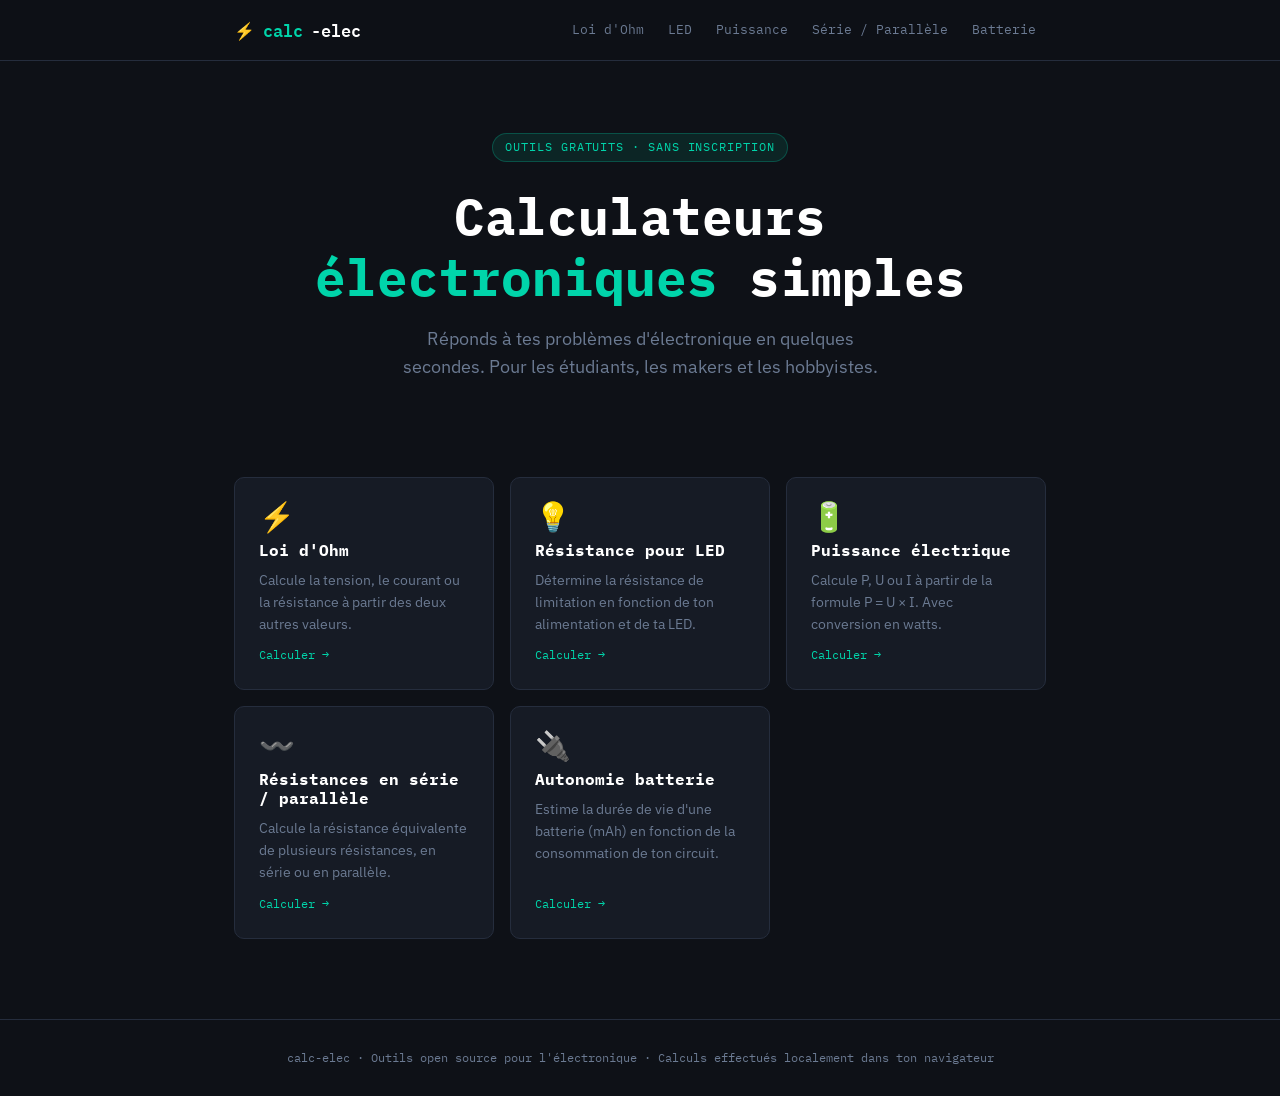
<file: index.html>
<!DOCTYPE html>
<html lang="fr">
<head>
  <meta charset="UTF-8" />
  <meta name="viewport" content="width=device-width, initial-scale=1.0" />
  <title>Calculateurs électroniques — Outils rapides pour étudiants et makers</title>
  <meta name="description" content="Calculateurs électroniques gratuits en ligne : loi d'Ohm, résistance LED, puissance, résistances en série/parallèle, autonomie batterie. Simple, rapide, sans inscription." />
  <meta name="keywords" content="calculateur électronique, loi d'ohm, résistance LED, puissance électrique, batterie mAh, calcul série parallèle" />
  <link rel="stylesheet" href="style.css" />
</head>
<body>

<header class="site-header">
  <div class="container">
    <div class="site-logo">⚡ <span>calc</span>-elec</div>
    <nav class="site-nav" aria-label="Outils">
      <a href="ohm.html">Loi d'Ohm</a>
      <a href="led.html">LED</a>
      <a href="puissance.html">Puissance</a>
      <a href="resistances.html">Série / Parallèle</a>
      <a href="batterie.html">Batterie</a>
    </nav>
  </div>
</header>

<main>
  <section class="hero">
    <div class="container">
      <div class="hero-tag">Outils gratuits · Sans inscription</div>
      <h1>Calculateurs<br><em>électroniques</em> simples</h1>
      <p>Réponds à tes problèmes d'électronique en quelques secondes. Pour les étudiants, les makers et les hobbyistes.</p>
    </div>
  </section>

  <section class="container">
    <div class="tools-grid">

      <a class="tool-card" href="ohm.html">
        <div class="tool-card-icon">⚡</div>
        <h3>Loi d'Ohm</h3>
        <p>Calcule la tension, le courant ou la résistance à partir des deux autres valeurs.</p>
        <span class="tool-card-link">Calculer →</span>
      </a>

      <a class="tool-card" href="led.html">
        <div class="tool-card-icon">💡</div>
        <h3>Résistance pour LED</h3>
        <p>Détermine la résistance de limitation en fonction de ton alimentation et de ta LED.</p>
        <span class="tool-card-link">Calculer →</span>
      </a>

      <a class="tool-card" href="puissance.html">
        <div class="tool-card-icon">🔋</div>
        <h3>Puissance électrique</h3>
        <p>Calcule P, U ou I à partir de la formule P = U × I. Avec conversion en watts.</p>
        <span class="tool-card-link">Calculer →</span>
      </a>

      <a class="tool-card" href="resistances.html">
        <div class="tool-card-icon">〰️</div>
        <h3>Résistances en série / parallèle</h3>
        <p>Calcule la résistance équivalente de plusieurs résistances, en série ou en parallèle.</p>
        <span class="tool-card-link">Calculer →</span>
      </a>

      <a class="tool-card" href="batterie.html">
        <div class="tool-card-icon">🔌</div>
        <h3>Autonomie batterie</h3>
        <p>Estime la durée de vie d'une batterie (mAh) en fonction de la consommation de ton circuit.</p>
        <span class="tool-card-link">Calculer →</span>
      </a>

    </div>
  </section>
</main>

<footer class="site-footer">
  <div class="container">
    calc-elec · Outils open source pour l'électronique · Calculs effectués localement dans ton navigateur
  </div>
</footer>

</body>
</html>
</file>
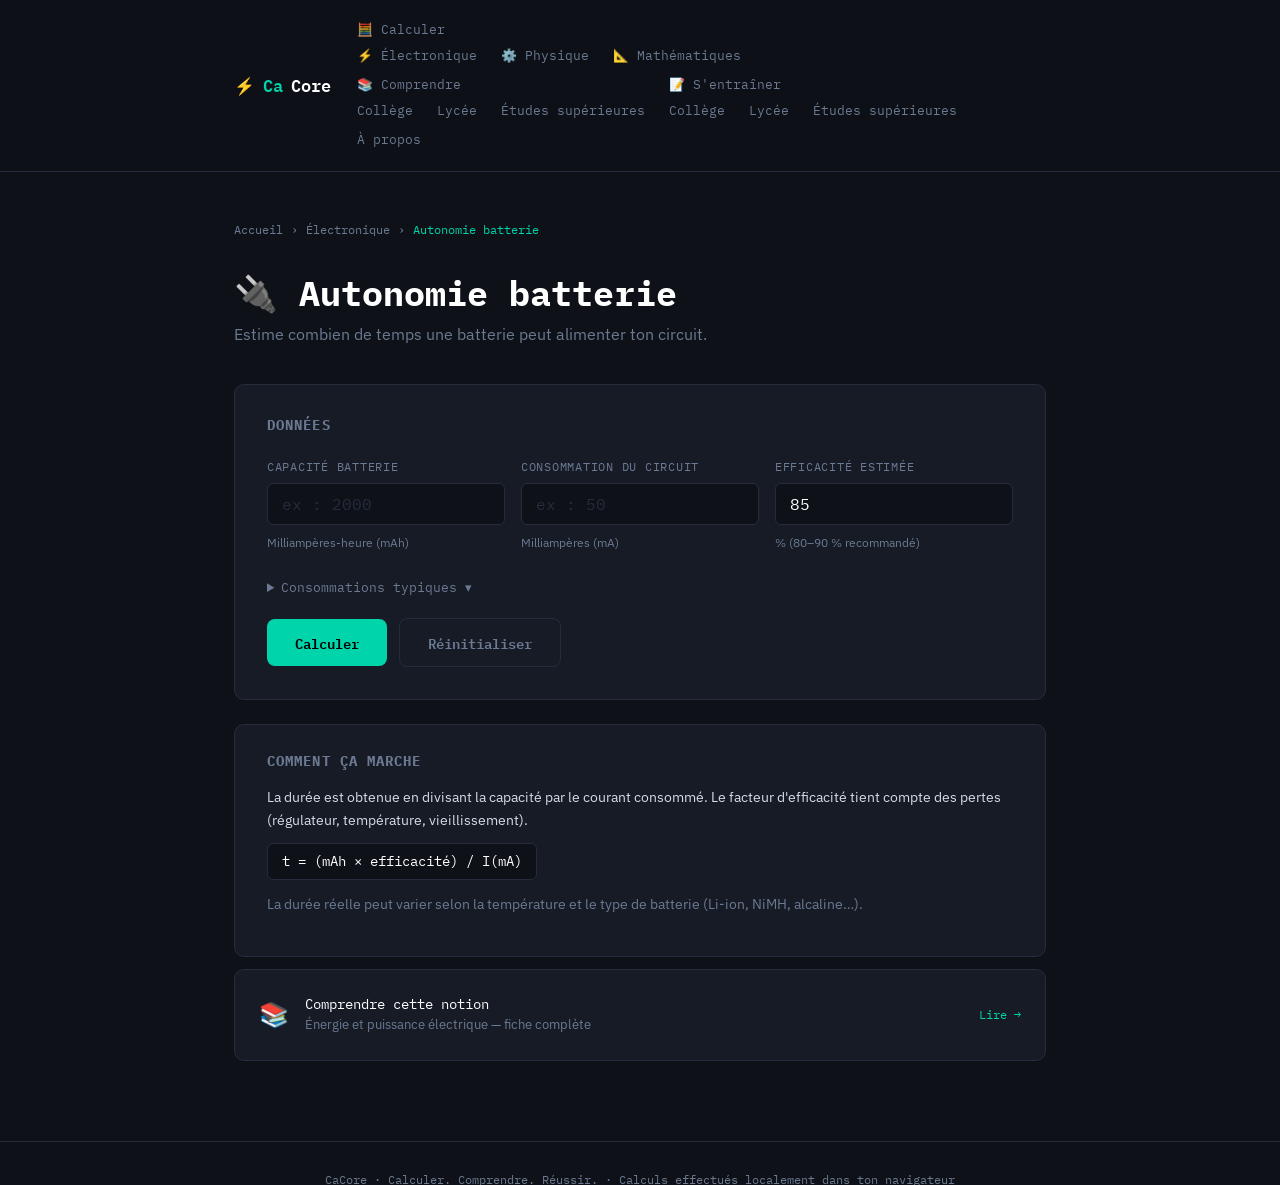
<file: batterie.html>
<!DOCTYPE html>
<html lang="fr">
<head>
  <meta charset="UTF-8" />
  <meta name="viewport" content="width=device-width, initial-scale=1.0" />
  <title>Autonomie batterie mAh — Calculateur — CaCore</title>
  <meta name="description" content="Calcule l'autonomie d'une batterie selon sa capacité (mAh) et la consommation du circuit. Résultat en heures et minutes." />
  <link rel="stylesheet" href="../../style.css" />
</head>
<body>

<div id="site-header"></div>

<main class="calc-page">
  <div class="container">

    <div class="breadcrumb">
      <a href="../../index.html">Accueil</a> ›
      <a href="../electronique.html">Électronique</a> ›
      <span>Autonomie batterie</span>
    </div>

    <div class="calc-header">
      <h1>🔌 Autonomie batterie</h1>
      <p>Estime combien de temps une batterie peut alimenter ton circuit.</p>
    </div>

    <div class="calc-card">
      <h2>Données</h2>
      <div class="fields">
        <div class="field">
          <label for="mah">Capacité batterie</label>
          <input type="number" id="mah" placeholder="ex : 2000" min="0" step="any"/>
          <span class="unit">Milliampères-heure (mAh)</span>
        </div>
        <div class="field">
          <label for="conso">Consommation du circuit</label>
          <input type="number" id="conso" placeholder="ex : 50" min="0" step="any"/>
          <span class="unit">Milliampères (mA)</span>
        </div>
        <div class="field">
          <label for="eff">Efficacité estimée</label>
          <input type="number" id="eff" placeholder="85" min="1" max="100" step="1" value="85"/>
          <span class="unit">% (80–90 % recommandé)</span>
        </div>
      </div>
      <details style="margin-bottom:20px">
        <summary style="font-size:.82rem;color:var(--muted);cursor:pointer;font-family:var(--font-mono)">Consommations typiques ▾</summary>
        <div style="margin-top:10px;font-size:.82rem;color:var(--muted);line-height:1.9">
          Arduino Uno actif : ~50 mA · Arduino Uno sleep : ~20 mA<br>
          ESP32 actif Wi-Fi : ~160–240 mA · ESP32 deep sleep : ~0.01 mA<br>
          Raspberry Pi Zero 2W : ~300 mA · LED standard : 20 mA
        </div>
      </details>
      <div class="btn-row">
        <button class="btn btn-primary" onclick="calculer()">Calculer</button>
        <button class="btn btn-secondary" onclick="reset()">Réinitialiser</button>
      </div>
      <div class="result-box" id="result">
        <div class="result-label">Autonomie estimée</div>
        <div class="result-value" id="r-value">—</div>
        <div class="result-detail" id="r-detail"></div>
      </div>
    </div>

    <div class="info-card">
      <h3>Comment ça marche</h3>
      <p>La durée est obtenue en divisant la capacité par le courant consommé. Le facteur d'efficacité tient compte des pertes (régulateur, température, vieillissement).</p>
      <div class="formula-row"><span class="formula-pill">t = (mAh × efficacité) / I(mA)</span></div>
      <p style="margin-top:14px;font-size:.85rem;color:var(--muted)">La durée réelle peut varier selon la température et le type de batterie (Li-ion, NiMH, alcaline…).</p>
    </div>

    <a href="../../comprendre/lycee/puissance.html" class="tool-card" style="margin-top:12px;flex-direction:row;align-items:center;gap:16px;text-decoration:none">
      <span style="font-size:1.5rem">📚</span>
      <div>
        <div style="font-family:var(--font-mono);font-size:.85rem;color:var(--white)">Comprendre cette notion</div>
        <div style="font-size:.8rem;color:var(--muted)">Énergie et puissance électrique — fiche complète</div>
      </div>
      <span class="tool-card-link" style="margin-left:auto">Lire →</span>
    </a>

  </div>
</main>

<div id="site-footer"></div>
<script src="../../nav.js"></script>
<script>
  function calculer(){
    const mah=parseFloat(document.getElementById('mah').value);
    const conso=parseFloat(document.getElementById('conso').value);
    const eff=parseFloat(document.getElementById('eff').value);
    if([mah,conso,eff].some(isNaN)||mah<=0||conso<=0||eff<=0){err('Saisis des valeurs valides.');return;}
    const h2=(mah*(eff/100))/conso, h=Math.floor(h2), min=Math.round((h2-h)*60);
    let display=h2<1?`${min} minute${min>1?'s':''}`:h2>=24?`${(h2/24).toFixed(1)} jours (${h}h${String(min).padStart(2,'0')})`:`${h}h ${String(min).padStart(2,'0')}min`;
    document.getElementById('result').className='result-box visible';
    document.getElementById('r-value').textContent=display;
    document.getElementById('r-detail').textContent=`Batterie : ${mah} mAh · Conso : ${conso} mA · Efficacité : ${eff} % · Durée brute : ${h2.toFixed(2)} h`;
  }
  function err(m){document.getElementById('result').className='result-box result-error visible';document.getElementById('r-value').textContent=m;document.getElementById('r-detail').textContent='';}
  function reset(){['mah','conso'].forEach(id=>document.getElementById(id).value='');document.getElementById('eff').value='85';document.getElementById('result').className='result-box';}
</script>
</body>
</html>
</file>
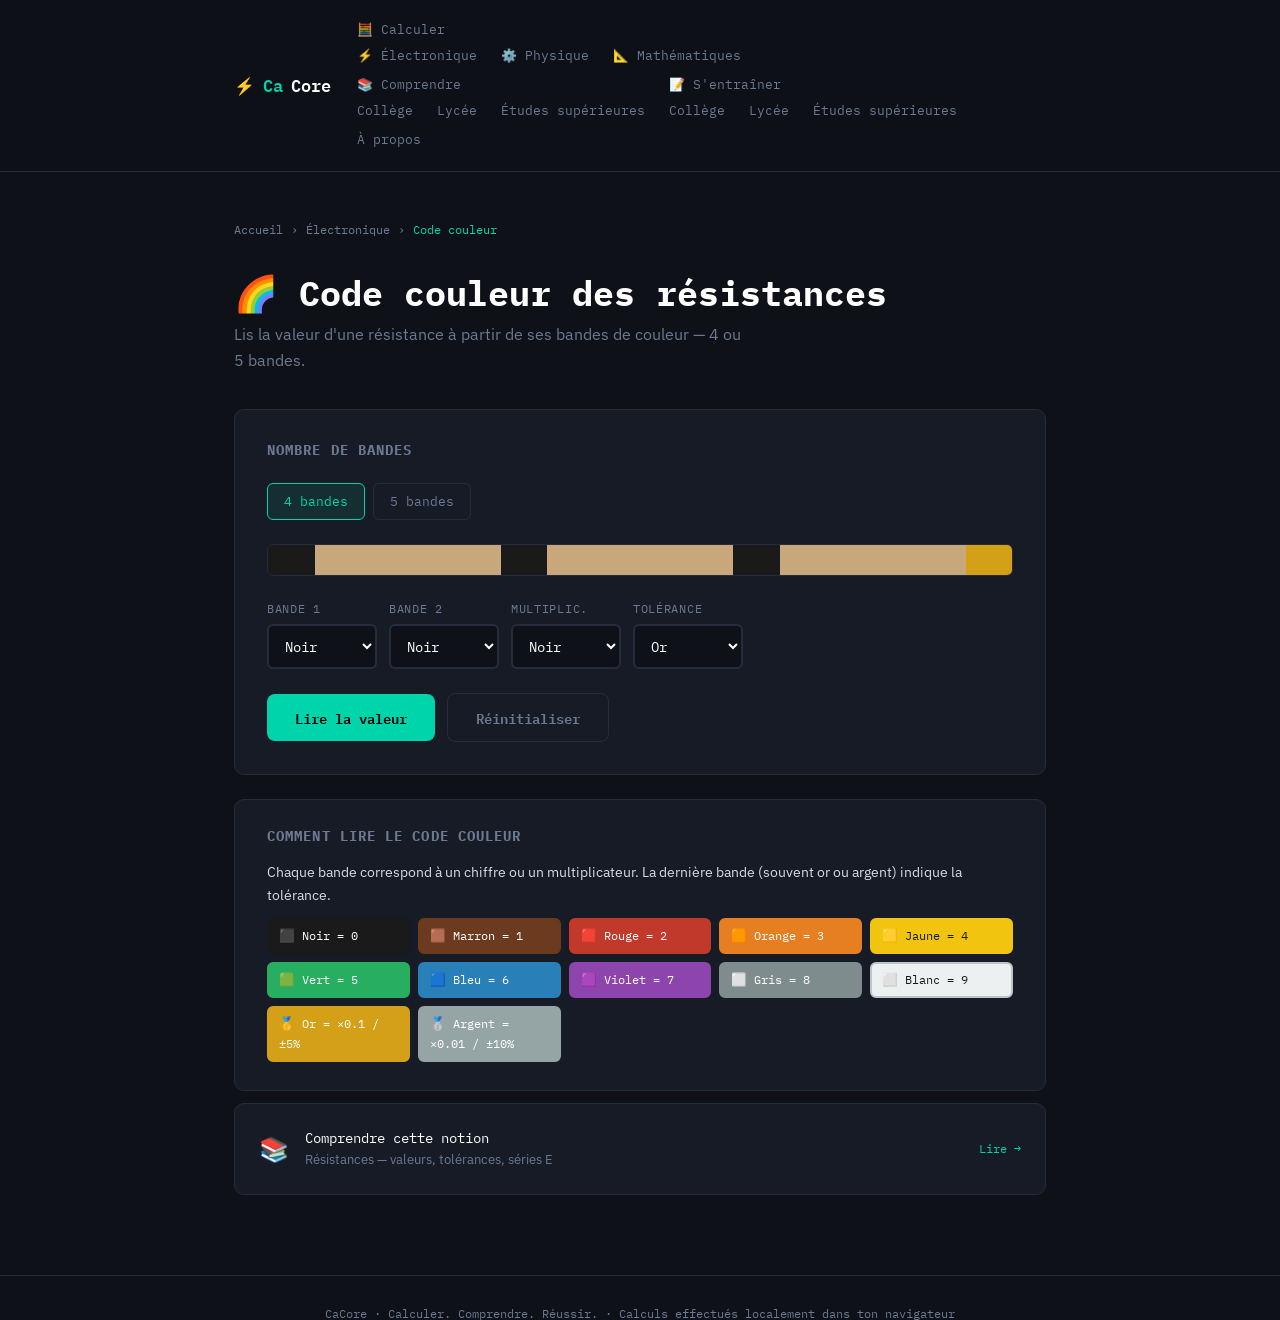
<file: code-couleur.html>
<!DOCTYPE html>
<html lang="fr">
<head>
  <meta charset="UTF-8" />
  <meta name="viewport" content="width=device-width, initial-scale=1.0" />
  <title>Code couleur des résistances — Lecture des bandes — CaCore</title>
  <meta name="description" content="Lis facilement la valeur d'une résistance à partir de ses bandes de couleur. Résistances 4 et 5 bandes supportées." />
  <link rel="stylesheet" href="../../style.css" />
  <style>
    .band-selector { display:flex; gap:12px; flex-wrap:wrap; margin-bottom:24px; align-items:flex-end; }
    .band-group { display:flex; flex-direction:column; gap:6px; }
    .band-group label { font-family:var(--font-mono); font-size:.72rem; color:var(--muted); text-transform:uppercase; letter-spacing:.06em; }
    .band-group select { font-family:var(--font-mono); font-size:.9rem; padding:10px 12px; border-radius:6px; border:2px solid var(--border); background:var(--bg); color:var(--white); outline:none; cursor:pointer; min-width:110px; transition:border-color .2s; }
    .band-group select:focus { border-color:var(--accent); }
    .band-preview { display:flex; gap:0; height:32px; border-radius:6px; overflow:hidden; margin-bottom:24px; border:1px solid var(--border); }
    .band-strip { flex:1; transition:background .2s; }
    .band-body { flex:4; background:#c8a87a; }
  </style>
</head>
<body>

<div id="site-header"></div>

<main class="calc-page">
  <div class="container">

    <div class="breadcrumb">
      <a href="../../index.html">Accueil</a> ›
      <a href="../electronique.html">Électronique</a> ›
      <span>Code couleur</span>
    </div>

    <div class="calc-header">
      <h1>🌈 Code couleur des résistances</h1>
      <p>Lis la valeur d'une résistance à partir de ses bandes de couleur — 4 ou 5 bandes.</p>
    </div>

    <div class="calc-card">
      <h2>Nombre de bandes</h2>
      <div class="radio-group" style="margin-bottom:24px">
        <input type="radio" name="nbandes" id="nb4" value="4" checked/><label for="nb4">4 bandes</label>
        <input type="radio" name="nbandes" id="nb5" value="5"/><label for="nb5">5 bandes</label>
      </div>

      <!-- Aperçu visuel -->
      <div class="band-preview" id="band-preview">
        <div class="band-strip" id="prev-1"></div>
        <div class="band-body"></div>
        <div class="band-strip" id="prev-2"></div>
        <div class="band-body"></div>
        <div class="band-strip" id="prev-3" style="display:none"></div>
        <div class="band-body" id="prev-body3" style="display:none"></div>
        <div class="band-strip" id="prev-mult"></div>
        <div class="band-body"></div>
        <div class="band-strip" id="prev-tol"></div>
      </div>

      <div class="band-selector" id="band-selector"></div>

      <div class="btn-row">
        <button class="btn btn-primary" onclick="calculer()">Lire la valeur</button>
        <button class="btn btn-secondary" onclick="reset()">Réinitialiser</button>
      </div>

      <div class="result-box" id="result">
        <div class="result-label">Valeur de la résistance</div>
        <div class="result-value" id="r-value">—</div>
        <div class="result-detail" id="r-detail"></div>
      </div>
    </div>

    <div class="info-card">
      <h3>Comment lire le code couleur</h3>
      <p>Chaque bande correspond à un chiffre ou un multiplicateur. La dernière bande (souvent or ou argent) indique la tolérance.</p>
      <div style="display:grid;grid-template-columns:repeat(auto-fill,minmax(140px,1fr));gap:8px;margin-top:12px;font-family:var(--font-mono);font-size:.78rem">
        <div style="padding:6px 10px;border-radius:6px;background:#1a1a1a;border:2px solid #1a1a1a;color:#fff">⬛ Noir = 0</div>
        <div style="padding:6px 10px;border-radius:6px;background:#6b3a1f;border:2px solid #6b3a1f;color:#fff">🟫 Marron = 1</div>
        <div style="padding:6px 10px;border-radius:6px;background:#c0392b;border:2px solid #c0392b;color:#fff">🟥 Rouge = 2</div>
        <div style="padding:6px 10px;border-radius:6px;background:#e67e22;border:2px solid #e67e22;color:#fff">🟧 Orange = 3</div>
        <div style="padding:6px 10px;border-radius:6px;background:#f1c40f;border:2px solid #f1c40f;color:#1a1a1a">🟨 Jaune = 4</div>
        <div style="padding:6px 10px;border-radius:6px;background:#27ae60;border:2px solid #27ae60;color:#fff">🟩 Vert = 5</div>
        <div style="padding:6px 10px;border-radius:6px;background:#2980b9;border:2px solid #2980b9;color:#fff">🟦 Bleu = 6</div>
        <div style="padding:6px 10px;border-radius:6px;background:#8e44ad;border:2px solid #8e44ad;color:#fff">🟪 Violet = 7</div>
        <div style="padding:6px 10px;border-radius:6px;background:#7f8c8d;border:2px solid #7f8c8d;color:#fff">⬜ Gris = 8</div>
        <div style="padding:6px 10px;border-radius:6px;background:#ecf0f1;border:2px solid #bdc3c7;color:#1a1a1a">⬜ Blanc = 9</div>
        <div style="padding:6px 10px;border-radius:6px;background:#d4a017;border:2px solid #d4a017;color:#fff">🥇 Or = ×0.1 / ±5%</div>
        <div style="padding:6px 10px;border-radius:6px;background:#95a5a6;border:2px solid #95a5a6;color:#fff">🥈 Argent = ×0.01 / ±10%</div>
      </div>
    </div>

    <a href="../../comprendre/lycee/loi-ohm.html" class="tool-card" style="margin-top:12px;flex-direction:row;align-items:center;gap:16px;text-decoration:none">
      <span style="font-size:1.5rem">📚</span>
      <div>
        <div style="font-family:var(--font-mono);font-size:.85rem;color:var(--white)">Comprendre cette notion</div>
        <div style="font-size:.8rem;color:var(--muted)">Résistances — valeurs, tolérances, séries E</div>
      </div>
      <span class="tool-card-link" style="margin-left:auto">Lire →</span>
    </a>

  </div>
</main>

<div id="site-footer"></div>
<script src="../../nav.js"></script>
<script>
  const COLORS = [
    {name:'Noir',   hex:'#1a1a1a', digit:0,  mult:1,      tol:null},
    {name:'Marron', hex:'#6b3a1f', digit:1,  mult:10,     tol:'±1%'},
    {name:'Rouge',  hex:'#c0392b', digit:2,  mult:100,    tol:'±2%'},
    {name:'Orange', hex:'#e67e22', digit:3,  mult:1000,   tol:null},
    {name:'Jaune',  hex:'#f1c40f', digit:4,  mult:10000,  tol:null},
    {name:'Vert',   hex:'#27ae60', digit:5,  mult:100000, tol:'±0.5%'},
    {name:'Bleu',   hex:'#2980b9', digit:6,  mult:1e6,    tol:'±0.25%'},
    {name:'Violet', hex:'#8e44ad', digit:7,  mult:1e7,    tol:'±0.1%'},
    {name:'Gris',   hex:'#7f8c8d', digit:8,  mult:1e8,    tol:'±0.05%'},
    {name:'Blanc',  hex:'#ecf0f1', digit:9,  mult:1e9,    tol:null},
    {name:'Or',     hex:'#d4a017', digit:null,mult:0.1,   tol:'±5%'},
    {name:'Argent', hex:'#95a5a6', digit:null,mult:0.01,  tol:'±10%'},
  ];

  function makeOptions(includeNull=false, onlyDigits=false, onlyTol=false) {
    return COLORS.filter(c => {
      if(onlyDigits && c.digit===null) return false;
      if(onlyTol && !c.tol) return false;
      return true;
    }).map(c=>`<option value="${c.name}">${c.name}</option>`).join('');
  }

  function buildSelector() {
    const n = parseInt(document.querySelector('input[name="nbandes"]:checked').value);
    const sel = document.getElementById('band-selector');
    sel.innerHTML = '';

    const bands = n===4
      ? [{id:'b1',label:'Bande 1',opts:makeOptions(false,true)},{id:'b2',label:'Bande 2',opts:makeOptions(false,true)},{id:'bm',label:'Multiplic.',opts:makeOptions()},{id:'bt',label:'Tolérance',opts:makeOptions(false,false,true)}]
      : [{id:'b1',label:'Bande 1',opts:makeOptions(false,true)},{id:'b2',label:'Bande 2',opts:makeOptions(false,true)},{id:'b3',label:'Bande 3',opts:makeOptions(false,true)},{id:'bm',label:'Multiplic.',opts:makeOptions()},{id:'bt',label:'Tolérance',opts:makeOptions(false,false,true)}];

    bands.forEach(b=>{
      sel.innerHTML+=`<div class="band-group"><label>${b.label}</label><select id="${b.id}" onchange="updatePreview()">${b.opts}</select></div>`;
    });

    // Defaults
    if(n===4){document.getElementById('bt').value='Or';}
    else{document.getElementById('bt').value='Marron';}

    // 3e bande preview
    document.getElementById('prev-3').style.display = n===5?'block':'none';
    document.getElementById('prev-body3').style.display = n===5?'block':'none';

    updatePreview();
    hide();
  }

  document.querySelectorAll('input[name="nbandes"]').forEach(r=>r.addEventListener('change',buildSelector));
  buildSelector();

  function getColor(name){return COLORS.find(c=>c.name===name);}

  function updatePreview(){
    const n=parseInt(document.querySelector('input[name="nbandes"]:checked').value);
    const set=(id,name)=>{const el=document.getElementById(id);if(el&&name){const c=getColor(name);if(c)el.style.background=c.hex;}};
    set('prev-1',document.getElementById('b1')?.value);
    set('prev-2',document.getElementById('b2')?.value);
    if(n===5) set('prev-3',document.getElementById('b3')?.value);
    set('prev-mult',document.getElementById('bm')?.value);
    set('prev-tol',document.getElementById('bt')?.value);
  }

  function fmtR(v){
    if(v>=1e6) return (v/1e6).toPrecision(4)+' MΩ';
    if(v>=1e3) return (v/1e3).toPrecision(4)+' kΩ';
    return parseFloat(v.toPrecision(4))+' Ω';
  }

  function calculer(){
    const n=parseInt(document.querySelector('input[name="nbandes"]:checked').value);
    const c1=getColor(document.getElementById('b1').value);
    const c2=getColor(document.getElementById('b2').value);
    const c3=n===5?getColor(document.getElementById('b3').value):null;
    const cm=getColor(document.getElementById('bm').value);
    const ct=getColor(document.getElementById('bt').value);

    let base;
    if(n===4) base=c1.digit*10+c2.digit;
    else base=c1.digit*100+c2.digit*10+c3.digit;

    const val=base*cm.mult;
    const tol=ct.tol||'?';
    const min=val*(1-(parseFloat(tol)/100||0)), max=val*(1+(parseFloat(tol)/100||0));

    document.getElementById('result').className='result-box visible';
    document.getElementById('r-value').textContent=fmtR(val)+' '+tol;
    document.getElementById('r-detail').textContent=`Plage : ${fmtR(min)} — ${fmtR(max)} · Valeur exacte : ${val} Ω`;
  }

  function hide(){document.getElementById('result').className='result-box';}
  function reset(){buildSelector();}
</script>
</body>
</html>
</file>
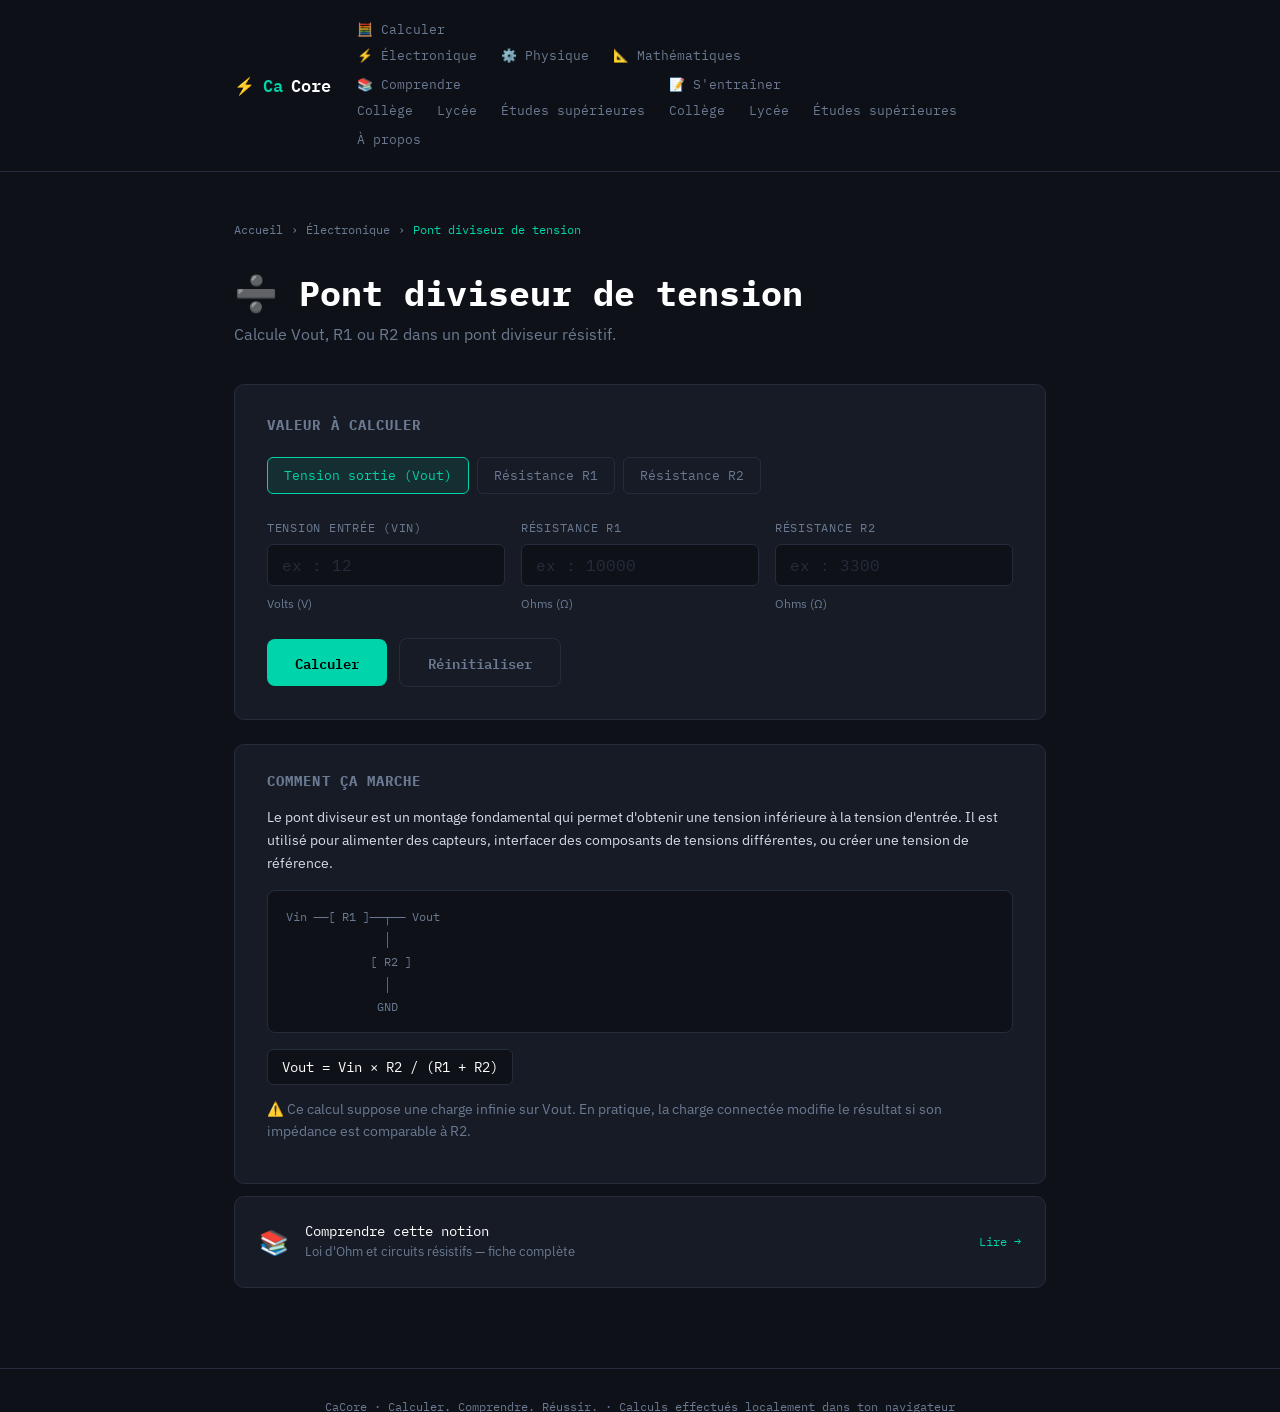
<file: diviseur-tension.html>
<!DOCTYPE html>
<html lang="fr">
<head>
  <meta charset="UTF-8" />
  <meta name="viewport" content="width=device-width, initial-scale=1.0" />
  <title>Pont diviseur de tension — Calcul Vout, R1, R2 — CaCore</title>
  <meta name="description" content="Calcule la tension de sortie Vout, R1 ou R2 d'un pont diviseur de tension. Formule Vout = Vin × R2/(R1+R2)." />
  <link rel="stylesheet" href="../../style.css" />
</head>
<body>

<div id="site-header"></div>

<main class="calc-page">
  <div class="container">

    <div class="breadcrumb">
      <a href="../../index.html">Accueil</a> ›
      <a href="../electronique.html">Électronique</a> ›
      <span>Pont diviseur de tension</span>
    </div>

    <div class="calc-header">
      <h1>➗ Pont diviseur de tension</h1>
      <p>Calcule Vout, R1 ou R2 dans un pont diviseur résistif.</p>
    </div>

    <div class="calc-card">
      <h2>Valeur à calculer</h2>
      <div class="radio-group">
        <input type="radio" name="target" id="t-vout" value="Vout" checked/><label for="t-vout">Tension sortie (Vout)</label>
        <input type="radio" name="target" id="t-r1" value="R1"/><label for="t-r1">Résistance R1</label>
        <input type="radio" name="target" id="t-r2" value="R2"/><label for="t-r2">Résistance R2</label>
      </div>
      <div class="fields" id="div-fields"></div>
      <div class="btn-row">
        <button class="btn btn-primary" onclick="calculer()">Calculer</button>
        <button class="btn btn-secondary" onclick="reset()">Réinitialiser</button>
      </div>
      <div class="result-box" id="result">
        <div class="result-label" id="r-label">Résultat</div>
        <div class="result-value" id="r-value">—</div>
        <div class="result-detail" id="r-detail"></div>
      </div>
    </div>

    <div class="info-card">
      <h3>Comment ça marche</h3>
      <p>Le pont diviseur est un montage fondamental qui permet d'obtenir une tension inférieure à la tension d'entrée. Il est utilisé pour alimenter des capteurs, interfacer des composants de tensions différentes, ou créer une tension de référence.</p>
      <div style="font-family:var(--font-mono);font-size:.78rem;color:var(--muted);background:var(--bg);border:1px solid var(--border);border-radius:8px;padding:14px 18px;margin:16px 0;white-space:pre;line-height:1.8">Vin ──[ R1 ]──┬── Vout
              │
            [ R2 ]
              │
             GND</div>
      <div class="formula-row">
        <span class="formula-pill">Vout = Vin × R2 / (R1 + R2)</span>
      </div>
      <p style="margin-top:14px;font-size:.85rem;color:var(--muted)">⚠️ Ce calcul suppose une charge infinie sur Vout. En pratique, la charge connectée modifie le résultat si son impédance est comparable à R2.</p>
    </div>

    <a href="../../comprendre/lycee/loi-ohm.html" class="tool-card" style="margin-top:12px;flex-direction:row;align-items:center;gap:16px;text-decoration:none">
      <span style="font-size:1.5rem">📚</span>
      <div>
        <div style="font-family:var(--font-mono);font-size:.85rem;color:var(--white)">Comprendre cette notion</div>
        <div style="font-size:.8rem;color:var(--muted)">Loi d'Ohm et circuits résistifs — fiche complète</div>
      </div>
      <span class="tool-card-link" style="margin-left:auto">Lire →</span>
    </a>

  </div>
</main>

<div id="site-footer"></div>
<script src="../../nav.js"></script>
<script>
  const defs={
    Vin: {label:'Tension entrée (Vin)',ph:'ex : 12',unit:'Volts (V)'},
    Vout:{label:'Tension sortie (Vout)',ph:'ex : 3.3',unit:'Volts (V)'},
    R1:  {label:'Résistance R1',ph:'ex : 10000',unit:'Ohms (Ω)'},
    R2:  {label:'Résistance R2',ph:'ex : 3300',unit:'Ohms (Ω)'},
  };

  function buildFields(){
    const t=document.querySelector('input[name="target"]:checked').value;
    const keys=['Vin','Vout','R1','R2'].filter(k=>k!==t);
    document.getElementById('div-fields').innerHTML=keys.map(k=>`<div class="field"><label for="i-${k}">${defs[k].label}</label><input type="number" id="i-${k}" placeholder="${defs[k].ph}" min="0" step="any"/><span class="unit">${defs[k].unit}</span></div>`).join('');
    hide();
  }
  document.querySelectorAll('input[name="target"]').forEach(r=>r.addEventListener('change',buildFields));
  buildFields();

  function g(id){return parseFloat(document.getElementById('i-'+id)?.value);}
  function fmtV(v){return v>=1000?(v/1000).toPrecision(4)+' kV':v<0.001?(v*1000).toPrecision(4)+' mV':parseFloat(v.toPrecision(5))+' V';}
  function fmtR(v){return v>=1e6?(v/1e6).toPrecision(4)+' MΩ':v>=1e3?(v/1e3).toPrecision(4)+' kΩ':parseFloat(v.toPrecision(4))+' Ω';}

  function calculer(){
    const t=document.querySelector('input[name="target"]:checked').value;
    if(t==='Vout'){
      const Vin=g('Vin'),R1=g('R1'),R2=g('R2');
      if([Vin,R1,R2].some(v=>isNaN(v)||v<=0))return err('Saisis des valeurs valides.');
      const Vout=Vin*R2/(R1+R2);
      ok('Tension de sortie (Vout)',fmtV(Vout),`Rapport : ${(R2/(R1+R2)*100).toFixed(1)} % de Vin · Vin=${fmtV(Vin)} · R1=${fmtR(R1)} · R2=${fmtR(R2)}`);
    } else if(t==='R1'){
      const Vin=g('Vin'),Vout=g('Vout'),R2=g('R2');
      if([Vin,Vout,R2].some(v=>isNaN(v)||v<=0))return err('Saisis des valeurs valides.');
      if(Vout>=Vin)return err('Vout doit être inférieure à Vin.');
      const R1=R2*(Vin-Vout)/Vout;
      ok('Résistance R1',fmtR(R1),`Vin=${fmtV(Vin)} · Vout=${fmtV(Vout)} · R2=${fmtR(R2)}`);
    } else {
      const Vin=g('Vin'),Vout=g('Vout'),R1=g('R1');
      if([Vin,Vout,R1].some(v=>isNaN(v)||v<=0))return err('Saisis des valeurs valides.');
      if(Vout>=Vin)return err('Vout doit être inférieure à Vin.');
      const R2=R1*Vout/(Vin-Vout);
      ok('Résistance R2',fmtR(R2),`Vin=${fmtV(Vin)} · Vout=${fmtV(Vout)} · R1=${fmtR(R1)}`);
    }
  }
  function ok(l,v,d){document.getElementById('result').className='result-box visible';document.getElementById('r-label').textContent=l;document.getElementById('r-value').textContent=v;document.getElementById('r-detail').textContent=d;}
  function err(m){document.getElementById('result').className='result-box result-error visible';document.getElementById('r-label').textContent='Erreur';document.getElementById('r-value').textContent=m;document.getElementById('r-detail').textContent='';}
  function hide(){document.getElementById('result').className='result-box';}
  function reset(){document.querySelectorAll('#div-fields input').forEach(i=>i.value='');hide();}
</script>
</body>
</html>
</file>
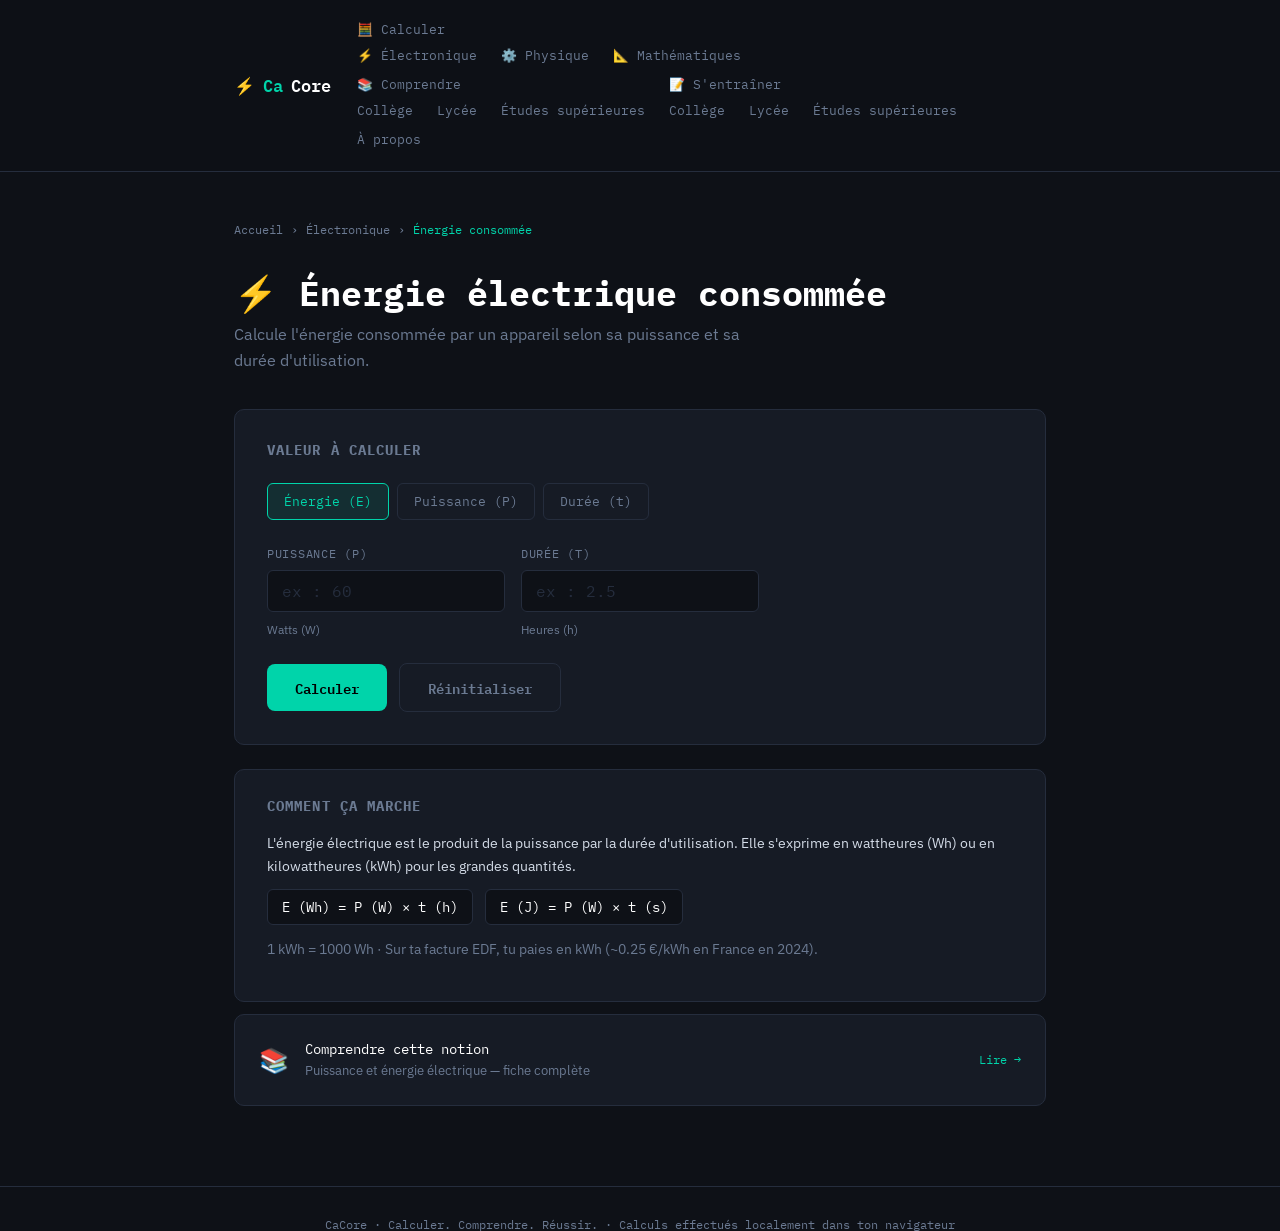
<file: energie.html>
<!DOCTYPE html>
<html lang="fr">
<head>
  <meta charset="UTF-8" />
  <meta name="viewport" content="width=device-width, initial-scale=1.0" />
  <title>Énergie électrique consommée — Calcul Wh et kWh — CaCore</title>
  <meta name="description" content="Calcule l'énergie électrique consommée en Wh ou kWh selon la puissance et la durée d'utilisation. E = P × t." />
  <link rel="stylesheet" href="../../style.css" />
</head>
<body>

<div id="site-header"></div>

<main class="calc-page">
  <div class="container">

    <div class="breadcrumb">
      <a href="../../index.html">Accueil</a> ›
      <a href="../electronique.html">Électronique</a> ›
      <span>Énergie consommée</span>
    </div>

    <div class="calc-header">
      <h1>⚡ Énergie électrique consommée</h1>
      <p>Calcule l'énergie consommée par un appareil selon sa puissance et sa durée d'utilisation.</p>
    </div>

    <div class="calc-card">
      <h2>Valeur à calculer</h2>
      <div class="radio-group">
        <input type="radio" name="target" id="t-e" value="E" checked/><label for="t-e">Énergie (E)</label>
        <input type="radio" name="target" id="t-p" value="P"/><label for="t-p">Puissance (P)</label>
        <input type="radio" name="target" id="t-t" value="t"/><label for="t-t">Durée (t)</label>
      </div>
      <div class="fields" id="en-fields"></div>
      <div class="btn-row">
        <button class="btn btn-primary" onclick="calculer()">Calculer</button>
        <button class="btn btn-secondary" onclick="reset()">Réinitialiser</button>
      </div>
      <div class="result-box" id="result">
        <div class="result-label" id="r-label">Résultat</div>
        <div class="result-value" id="r-value">—</div>
        <div class="result-detail" id="r-detail"></div>
      </div>
    </div>

    <div class="info-card">
      <h3>Comment ça marche</h3>
      <p>L'énergie électrique est le produit de la puissance par la durée d'utilisation. Elle s'exprime en wattheures (Wh) ou en kilowattheures (kWh) pour les grandes quantités.</p>
      <div class="formula-row">
        <span class="formula-pill">E (Wh) = P (W) × t (h)</span>
        <span class="formula-pill">E (J) = P (W) × t (s)</span>
      </div>
      <p style="margin-top:14px;font-size:.85rem;color:var(--muted)">1 kWh = 1000 Wh · Sur ta facture EDF, tu paies en kWh (~0.25 €/kWh en France en 2024).</p>
    </div>

    <a href="../../comprendre/lycee/puissance.html" class="tool-card" style="margin-top:12px;flex-direction:row;align-items:center;gap:16px;text-decoration:none">
      <span style="font-size:1.5rem">📚</span>
      <div>
        <div style="font-family:var(--font-mono);font-size:.85rem;color:var(--white)">Comprendre cette notion</div>
        <div style="font-size:.8rem;color:var(--muted)">Puissance et énergie électrique — fiche complète</div>
      </div>
      <span class="tool-card-link" style="margin-left:auto">Lire →</span>
    </a>

  </div>
</main>

<div id="site-footer"></div>
<script src="../../nav.js"></script>
<script>
  const defs={
    E:{label:'Énergie (E)',ph:'ex : 100',unit:'Wh'},
    P:{label:'Puissance (P)',ph:'ex : 60',unit:'Watts (W)'},
    t:{label:'Durée (t)',ph:'ex : 2.5',unit:'Heures (h)'},
  };

  function build(){
    const target=document.querySelector('input[name="target"]:checked').value;
    document.getElementById('en-fields').innerHTML=['E','P','t'].filter(k=>k!==target).map(k=>`<div class="field"><label for="i-${k}">${defs[k].label}</label><input type="number" id="i-${k}" placeholder="${defs[k].ph}" min="0" step="any"/><span class="unit">${defs[k].unit}</span></div>`).join('');
    hide();
  }
  document.querySelectorAll('input[name="target"]').forEach(r=>r.addEventListener('change',build));
  build();

  function g(id){return parseFloat(document.getElementById('i-'+id).value);}

  function fmtE(v){
    if(v>=1e6) return (v/1e6).toPrecision(4)+' MWh';
    if(v>=1000) return (v/1000).toPrecision(4)+' kWh';
    if(v<0.001) return (v*1000).toPrecision(4)+' mWh';
    return parseFloat(v.toPrecision(5))+' Wh';
  }

  function calculer(){
    const target=document.querySelector('input[name="target"]:checked').value;
    if(target==='E'){
      const P=g('P'),t=g('t');
      if([P,t].some(v=>isNaN(v)||v<=0))return err('Saisis des valeurs valides.');
      const E=P*t;
      ok('Énergie consommée',fmtE(E),`P=${P} W × t=${t} h · En joules : ${(E*3600).toFixed(0)} J · Coût estimé : ${(E/1000*0.25).toFixed(4)} €`);
    } else if(target==='P'){
      const E=g('E'),t=g('t');
      if([E,t].some(v=>isNaN(v)||v<=0))return err('Saisis des valeurs valides.');
      ok('Puissance',`${parseFloat((E/t).toPrecision(5))} W`,`E=${E} Wh ÷ t=${t} h`);
    } else {
      const E=g('E'),P=g('P');
      if([E,P].some(v=>isNaN(v)||v<=0))return err('Saisis des valeurs valides.');
      const h=E/P, hh=Math.floor(h), mm=Math.round((h-hh)*60);
      ok('Durée',`${hh}h ${String(mm).padStart(2,'0')}min`,`E=${E} Wh ÷ P=${P} W = ${h.toFixed(3)} h`);
    }
  }
  function ok(l,v,d){document.getElementById('result').className='result-box visible';document.getElementById('r-label').textContent=l;document.getElementById('r-value').textContent=v;document.getElementById('r-detail').textContent=d;}
  function err(m){document.getElementById('result').className='result-box result-error visible';document.getElementById('r-label').textContent='Erreur';document.getElementById('r-value').textContent=m;document.getElementById('r-detail').textContent='';}
  function hide(){document.getElementById('result').className='result-box';}
  function reset(){document.querySelectorAll('#en-fields input').forEach(i=>i.value='');hide();}
</script>
</body>
</html>
</file>
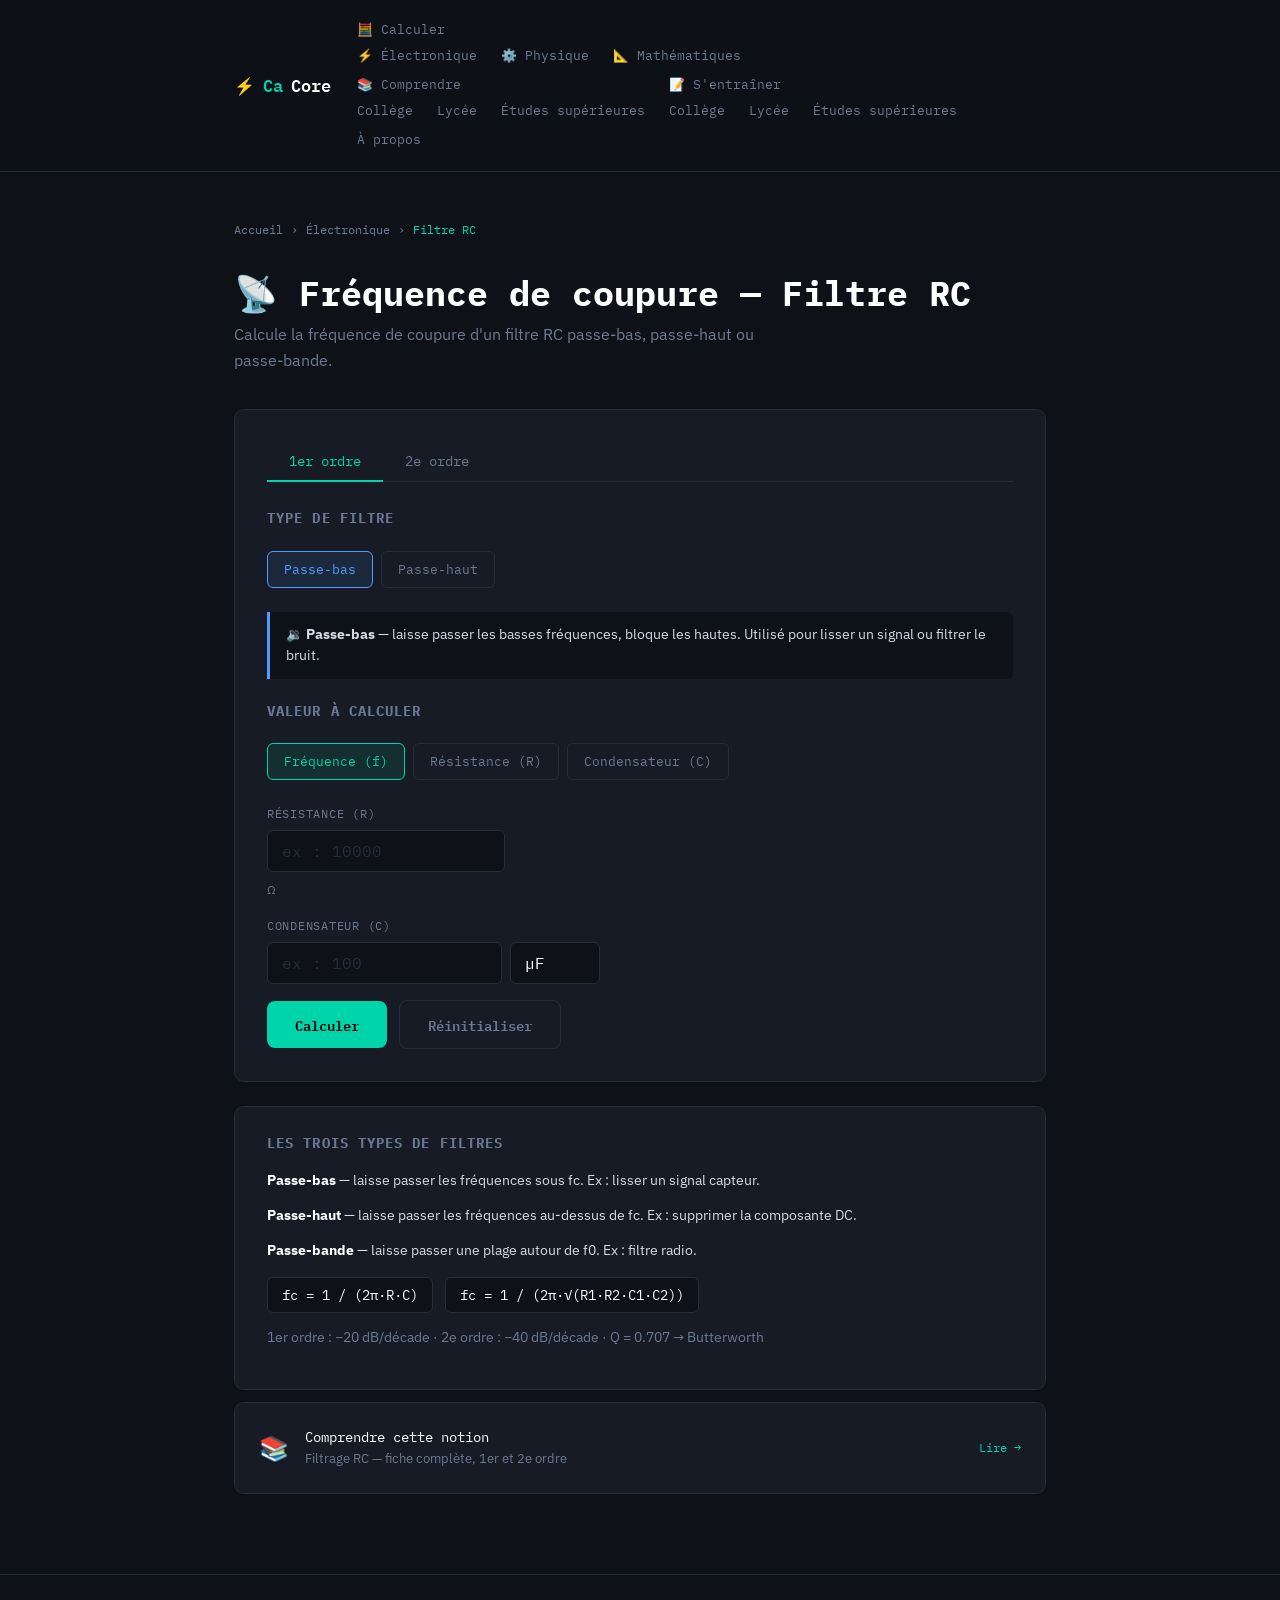
<file: filtre-rc.html>
<!DOCTYPE html>
<html lang="fr">
<head>
  <meta charset="UTF-8" />
  <meta name="viewport" content="width=device-width, initial-scale=1.0" />
  <title>Fréquence de coupure filtre RC — 1er et 2e ordre — CaCore</title>
  <meta name="description" content="Calcule la fréquence de coupure d'un filtre RC du 1er ou 2e ordre. Passe-bas, passe-haut, passe-bande. Formule f = 1/(2πRC)." />
  <link rel="stylesheet" href="../../style.css" />
  <style>
    .tabs{display:flex;gap:0;margin-bottom:28px;border-bottom:1px solid var(--border);}
    .tab-btn{font-family:var(--font-mono);font-size:.85rem;padding:10px 22px;background:none;border:none;border-bottom:2px solid transparent;color:var(--muted);cursor:pointer;transition:color .2s,border-color .2s;margin-bottom:-1px;}
    .tab-btn.active{color:var(--accent);border-bottom-color:var(--accent);}
    .tab-content{display:none;} .tab-content.active{display:block;}
    .filter-type-group{display:flex;gap:8px;flex-wrap:wrap;margin-bottom:24px;}
    .filter-type-group input[type="radio"]{display:none;}
    .filter-type-group label{font-family:var(--font-mono);font-size:.82rem;padding:7px 16px;border:1px solid var(--border);border-radius:6px;cursor:pointer;color:var(--muted);transition:all .2s;}
    .filter-type-group input[type="radio"]:checked+label{border-color:var(--accent2);color:var(--accent2);background:rgba(79,156,255,.1);}
    .filter-explain{background:var(--bg);border-left:3px solid var(--accent2);border-radius:0 6px 6px 0;padding:12px 16px;font-size:.85rem;color:var(--text);margin-bottom:24px;display:none;}
    .filter-explain.visible{display:block;}
    .field-row{display:flex;gap:8px;align-items:flex-end;}
    .field-row .field{flex:1;} .field-row .field-unit{flex:0 0 90px;}
  </style>
</head>
<body>

<div id="site-header"></div>

<main class="calc-page">
  <div class="container">

    <div class="breadcrumb">
      <a href="../../index.html">Accueil</a> ›
      <a href="../electronique.html">Électronique</a> ›
      <span>Filtre RC</span>
    </div>

    <div class="calc-header">
      <h1>📡 Fréquence de coupure — Filtre RC</h1>
      <p>Calcule la fréquence de coupure d'un filtre RC passe-bas, passe-haut ou passe-bande.</p>
    </div>

    <div class="calc-card">
      <div class="tabs">
        <button class="tab-btn active" onclick="switchTab('o1',this)">1er ordre</button>
        <button class="tab-btn" onclick="switchTab('o2',this)">2e ordre</button>
      </div>

      <!-- 1er ordre -->
      <div class="tab-content active" id="tab-o1">
        <h2>Type de filtre</h2>
        <div class="filter-type-group">
          <input type="radio" name="type1" id="t1-pb" value="passe-bas" checked/><label for="t1-pb">Passe-bas</label>
          <input type="radio" name="type1" id="t1-ph" value="passe-haut"/><label for="t1-ph">Passe-haut</label>
        </div>
        <div class="filter-explain visible" id="ex1-passe-bas">🔉 <strong>Passe-bas</strong> — laisse passer les basses fréquences, bloque les hautes. Utilisé pour lisser un signal ou filtrer le bruit.</div>
        <div class="filter-explain" id="ex1-passe-haut">🔊 <strong>Passe-haut</strong> — laisse passer les hautes fréquences, bloque les basses. Utilisé pour éliminer la composante continue (DC).</div>
        <h2>Valeur à calculer</h2>
        <div class="radio-group">
          <input type="radio" name="tgt1" id="tg1-f" value="f" checked/><label for="tg1-f">Fréquence (f)</label>
          <input type="radio" name="tgt1" id="tg1-r" value="R"/><label for="tg1-r">Résistance (R)</label>
          <input type="radio" name="tgt1" id="tg1-c" value="C"/><label for="tg1-c">Condensateur (C)</label>
        </div>
        <div id="fields1"></div>
        <div class="btn-row">
          <button class="btn btn-primary" onclick="calc1()">Calculer</button>
          <button class="btn btn-secondary" onclick="reset1()">Réinitialiser</button>
        </div>
        <div class="result-box" id="res1">
          <div class="result-label" id="res1-l">Fréquence de coupure</div>
          <div class="result-value" id="res1-v">—</div>
          <div class="result-detail" id="res1-d"></div>
        </div>
      </div>

      <!-- 2e ordre -->
      <div class="tab-content" id="tab-o2">
        <h2>Type de filtre</h2>
        <div class="filter-type-group">
          <input type="radio" name="type2" id="t2-pb" value="passe-bas" checked/><label for="t2-pb">Passe-bas</label>
          <input type="radio" name="type2" id="t2-ph" value="passe-haut"/><label for="t2-ph">Passe-haut</label>
          <input type="radio" name="type2" id="t2-bd" value="passe-bande"/><label for="t2-bd">Passe-bande</label>
        </div>
        <div class="filter-explain visible" id="ex2-passe-bas">🔉 <strong>Passe-bas 2e ordre</strong> — coupure plus franche (−40 dB/décade). Plus efficace qu'au 1er ordre.</div>
        <div class="filter-explain" id="ex2-passe-haut">🔊 <strong>Passe-haut 2e ordre</strong> — atténuation forte des basses fréquences (−40 dB/décade).</div>
        <div class="filter-explain" id="ex2-passe-bande">🎯 <strong>Passe-bande</strong> — laisse passer une plage autour d'une fréquence centrale f0, définie par Q.</div>

        <div id="fields2-std">
          <h2 style="margin-bottom:16px">Composants</h2>
          <div class="fields">
            <div class="field"><label for="r1o2">Résistance R1</label><input type="number" id="r1o2" placeholder="ex : 10000" min="0" step="any"/><span class="unit">Ohms (Ω)</span></div>
            <div class="field"><label for="r2o2">Résistance R2</label><input type="number" id="r2o2" placeholder="ex : 10000" min="0" step="any"/><span class="unit">Ohms (Ω)</span></div>
            <div class="field"><label>Condensateur C1</label><div class="field-row"><div class="field" style="margin:0"><input type="number" id="c1o2" placeholder="ex : 100" min="0" step="any"/></div><div class="field field-unit" style="margin:0"><select id="c1u2"><option value="1e-12">pF</option><option value="1e-9">nF</option><option value="1e-6" selected>µF</option><option value="1e-3">mF</option></select></div></div></div>
            <div class="field"><label>Condensateur C2</label><div class="field-row"><div class="field" style="margin:0"><input type="number" id="c2o2" placeholder="ex : 100" min="0" step="any"/></div><div class="field field-unit" style="margin:0"><select id="c2u2"><option value="1e-12">pF</option><option value="1e-9">nF</option><option value="1e-6" selected>µF</option><option value="1e-3">mF</option></select></div></div></div>
          </div>
        </div>

        <div id="fields2-bande" style="display:none">
          <h2 style="margin-bottom:16px">Composants</h2>
          <div class="fields">
            <div class="field"><label for="rbo2">Résistance R</label><input type="number" id="rbo2" placeholder="ex : 10000" min="0" step="any"/><span class="unit">Ohms (Ω)</span></div>
            <div class="field"><label>Condensateur C</label><div class="field-row"><div class="field" style="margin:0"><input type="number" id="cbo2" placeholder="ex : 100" min="0" step="any"/></div><div class="field field-unit" style="margin:0"><select id="cbu2"><option value="1e-12">pF</option><option value="1e-9">nF</option><option value="1e-6" selected>µF</option><option value="1e-3">mF</option></select></div></div></div>
            <div class="field"><label for="qo2">Facteur de qualité Q</label><input type="number" id="qo2" placeholder="ex : 0.707" min="0" step="any" value="0.707"/><span class="unit">0.707 = Butterworth</span></div>
          </div>
        </div>

        <div class="btn-row">
          <button class="btn btn-primary" onclick="calc2()">Calculer</button>
          <button class="btn btn-secondary" onclick="reset2()">Réinitialiser</button>
        </div>
        <div class="result-box" id="res2">
          <div class="result-label" id="res2-l">Fréquence de coupure</div>
          <div class="result-value" id="res2-v">—</div>
          <div class="result-detail" id="res2-d"></div>
        </div>
      </div>
    </div>

    <div class="info-card">
      <h3>Les trois types de filtres</h3>
      <p><strong style="color:var(--white)">Passe-bas</strong> — laisse passer les fréquences sous fc. Ex : lisser un signal capteur.</p>
      <p><strong style="color:var(--white)">Passe-haut</strong> — laisse passer les fréquences au-dessus de fc. Ex : supprimer la composante DC.</p>
      <p><strong style="color:var(--white)">Passe-bande</strong> — laisse passer une plage autour de f0. Ex : filtre radio.</p>
      <div class="formula-row" style="margin-top:16px">
        <span class="formula-pill">fc = 1 / (2π·R·C)</span>
        <span class="formula-pill">fc = 1 / (2π·√(R1·R2·C1·C2))</span>
      </div>
      <p style="margin-top:14px;font-size:.85rem;color:var(--muted)">1er ordre : −20 dB/décade · 2e ordre : −40 dB/décade · Q = 0.707 → Butterworth</p>
    </div>

    <a href="../../comprendre/superieur/filtrage-rc.html" class="tool-card" style="margin-top:12px;flex-direction:row;align-items:center;gap:16px;text-decoration:none">
      <span style="font-size:1.5rem">📚</span>
      <div>
        <div style="font-family:var(--font-mono);font-size:.85rem;color:var(--white)">Comprendre cette notion</div>
        <div style="font-size:.8rem;color:var(--muted)">Filtrage RC — fiche complète, 1er et 2e ordre</div>
      </div>
      <span class="tool-card-link" style="margin-left:auto">Lire →</span>
    </a>

  </div>
</main>

<div id="site-footer"></div>
<script src="../../nav.js"></script>
<script>
  function switchTab(id,btn){document.querySelectorAll('.tab-content').forEach(t=>t.classList.remove('active'));document.querySelectorAll('.tab-btn').forEach(b=>b.classList.remove('active'));document.getElementById('tab-'+id).classList.add('active');btn.classList.add('active');}

  // Type filtre 1
  document.querySelectorAll('input[name="type1"]').forEach(r=>r.addEventListener('change',function(){
    ['passe-bas','passe-haut'].forEach(t=>{document.getElementById('ex1-'+t).classList.remove('visible');});
    document.getElementById('ex1-'+this.value).classList.add('visible');
    document.getElementById('res1').className='result-box';
  }));

  // Type filtre 2
  document.querySelectorAll('input[name="type2"]').forEach(r=>r.addEventListener('change',function(){
    ['passe-bas','passe-haut','passe-bande'].forEach(t=>document.getElementById('ex2-'+t).classList.remove('visible'));
    document.getElementById('ex2-'+this.value).classList.add('visible');
    const bd=this.value==='passe-bande';
    document.getElementById('fields2-std').style.display=bd?'none':'block';
    document.getElementById('fields2-bande').style.display=bd?'block':'none';
    document.getElementById('res2').className='result-box';
  }));

  // Champs 1er ordre dynamiques
  function buildFields1(){
    const t=document.querySelector('input[name="tgt1"]:checked').value;
    const defs={f:{label:'Fréquence de coupure (fc)',ph:'ex : 1000',suf:'Hz'},R:{label:'Résistance (R)',ph:'ex : 10000',suf:'Ω'},C:null};
    document.getElementById('fields1').innerHTML=['f','R','C'].filter(k=>k!==t).map(k=>{
      if(k==='C') return `<div class="fields" style="margin-bottom:16px"><div class="field"><label>Condensateur (C)</label><div class="field-row"><div class="field" style="margin:0"><input type="number" id="i1-C" placeholder="ex : 100" min="0" step="any"/></div><div class="field field-unit" style="margin:0"><select id="i1-Cu"><option value="1e-12">pF</option><option value="1e-9">nF</option><option value="1e-6" selected>µF</option><option value="1e-3">mF</option></select></div></div></div></div>`;
      return `<div class="fields" style="margin-bottom:16px"><div class="field"><label for="i1-${k}">${defs[k].label}</label><input type="number" id="i1-${k}" placeholder="${defs[k].ph}" min="0" step="any"/><span class="unit">${defs[k].suf}</span></div></div>`;
    }).join('');
    document.getElementById('res1').className='result-box';
  }
  document.querySelectorAll('input[name="tgt1"]').forEach(r=>r.addEventListener('change',buildFields1));
  buildFields1();

  // Formatage
  function fmtF(f){return f>=1e6?(f/1e6).toPrecision(4)+' MHz':f>=1e3?(f/1e3).toPrecision(4)+' kHz':f<1?(f*1000).toPrecision(4)+' mHz':parseFloat(f.toPrecision(5))+' Hz';}
  function fmtR(v){return v>=1e6?(v/1e6).toPrecision(4)+' MΩ':v>=1e3?(v/1e3).toPrecision(4)+' kΩ':parseFloat(v.toPrecision(4))+' Ω';}
  function fmtC(v){return v<1e-9?(v*1e12).toPrecision(4)+' pF':v<1e-6?(v*1e9).toPrecision(4)+' nF':v<1e-3?(v*1e6).toPrecision(4)+' µF':(v*1e3).toPrecision(4)+' mF';}

  function calc1(){
    const t=document.querySelector('input[name="tgt1"]:checked').value;
    const pi2=2*Math.PI;
    let R,C,f;
    if(t!=='R') R=parseFloat(document.getElementById('i1-R')?.value);
    if(t!=='C'){const v=parseFloat(document.getElementById('i1-C')?.value),u=parseFloat(document.getElementById('i1-Cu')?.value||'1e-6');C=v*u;}
    if(t!=='f') f=parseFloat(document.getElementById('i1-f')?.value);
    if([R,C,f].filter((_,i)=>['R','C','f'].filter(k=>k!==t)[i]!==undefined).some(v=>isNaN(v)||v<=0)){err1('Saisis des valeurs valides.');return;}
    if(t==='f'){const fc=1/(pi2*R*C);ok1('Fréquence de coupure (fc)',fmtF(fc),`R=${fmtR(R)} · C=${fmtC(C)}`);}
    else if(t==='R'){const r=1/(pi2*f*C);ok1('Résistance (R)',fmtR(r),`fc=${fmtF(f)} · C=${fmtC(C)}`);}
    else{const c=1/(pi2*f*R);ok1('Condensateur (C)',fmtC(c),`fc=${fmtF(f)} · R=${fmtR(R)}`);}
  }

  function calc2(){
    const type=document.querySelector('input[name="type2"]:checked').value, pi2=2*Math.PI;
    if(type==='passe-bande'){
      const R=parseFloat(document.getElementById('rbo2').value),Cv=parseFloat(document.getElementById('cbo2').value),Cu=parseFloat(document.getElementById('cbu2').value),C=Cv*Cu,Q=parseFloat(document.getElementById('qo2').value);
      if([R,Cv,Q].some(v=>isNaN(v)||v<=0)){err2('Saisis des valeurs valides.');return;}
      const f0=1/(pi2*R*C),BW=f0/Q;
      ok2('Fréquence centrale (f0)',fmtF(f0),`Bande passante : ${fmtF(BW)} · Q=${Q}`);
    } else {
      const R1=parseFloat(document.getElementById('r1o2').value),R2=parseFloat(document.getElementById('r2o2').value);
      const C1=parseFloat(document.getElementById('c1o2').value)*parseFloat(document.getElementById('c1u2').value);
      const C2=parseFloat(document.getElementById('c2o2').value)*parseFloat(document.getElementById('c2u2').value);
      if([R1,R2].some(v=>isNaN(v)||v<=0)||isNaN(C1)||isNaN(C2)){err2('Saisis des valeurs valides.');return;}
      const fc=1/(pi2*Math.sqrt(R1*R2*C1*C2)),Q=Math.sqrt(R1*R2*C1*C2)/(C2*(R1+R2));
      ok2('Fréquence de coupure (fc)',fmtF(fc),`R1=${fmtR(R1)} R2=${fmtR(R2)} C1=${fmtC(C1)} C2=${fmtC(C2)} · Q=${Q.toFixed(3)}`);
    }
  }

  function ok1(l,v,d){const b=document.getElementById('res1');b.className='result-box visible';document.getElementById('res1-l').textContent=l;document.getElementById('res1-v').textContent=v;document.getElementById('res1-d').textContent=d;}
  function ok2(l,v,d){const b=document.getElementById('res2');b.className='result-box visible';document.getElementById('res2-l').textContent=l;document.getElementById('res2-v').textContent=v;document.getElementById('res2-d').textContent=d;}
  function err1(m){document.getElementById('res1').className='result-box result-error visible';document.getElementById('res1-v').textContent=m;document.getElementById('res1-d').textContent='';}
  function err2(m){document.getElementById('res2').className='result-box result-error visible';document.getElementById('res2-v').textContent=m;document.getElementById('res2-d').textContent='';}
  function reset1(){document.querySelectorAll('#fields1 input').forEach(i=>i.value='');document.getElementById('res1').className='result-box';}
  function reset2(){['r1o2','r2o2','c1o2','c2o2','rbo2','cbo2'].forEach(id=>{const e=document.getElementById(id);if(e)e.value='';});document.getElementById('qo2').value='0.707';document.getElementById('res2').className='result-box';}
</script>
</body>
</html>
</file>
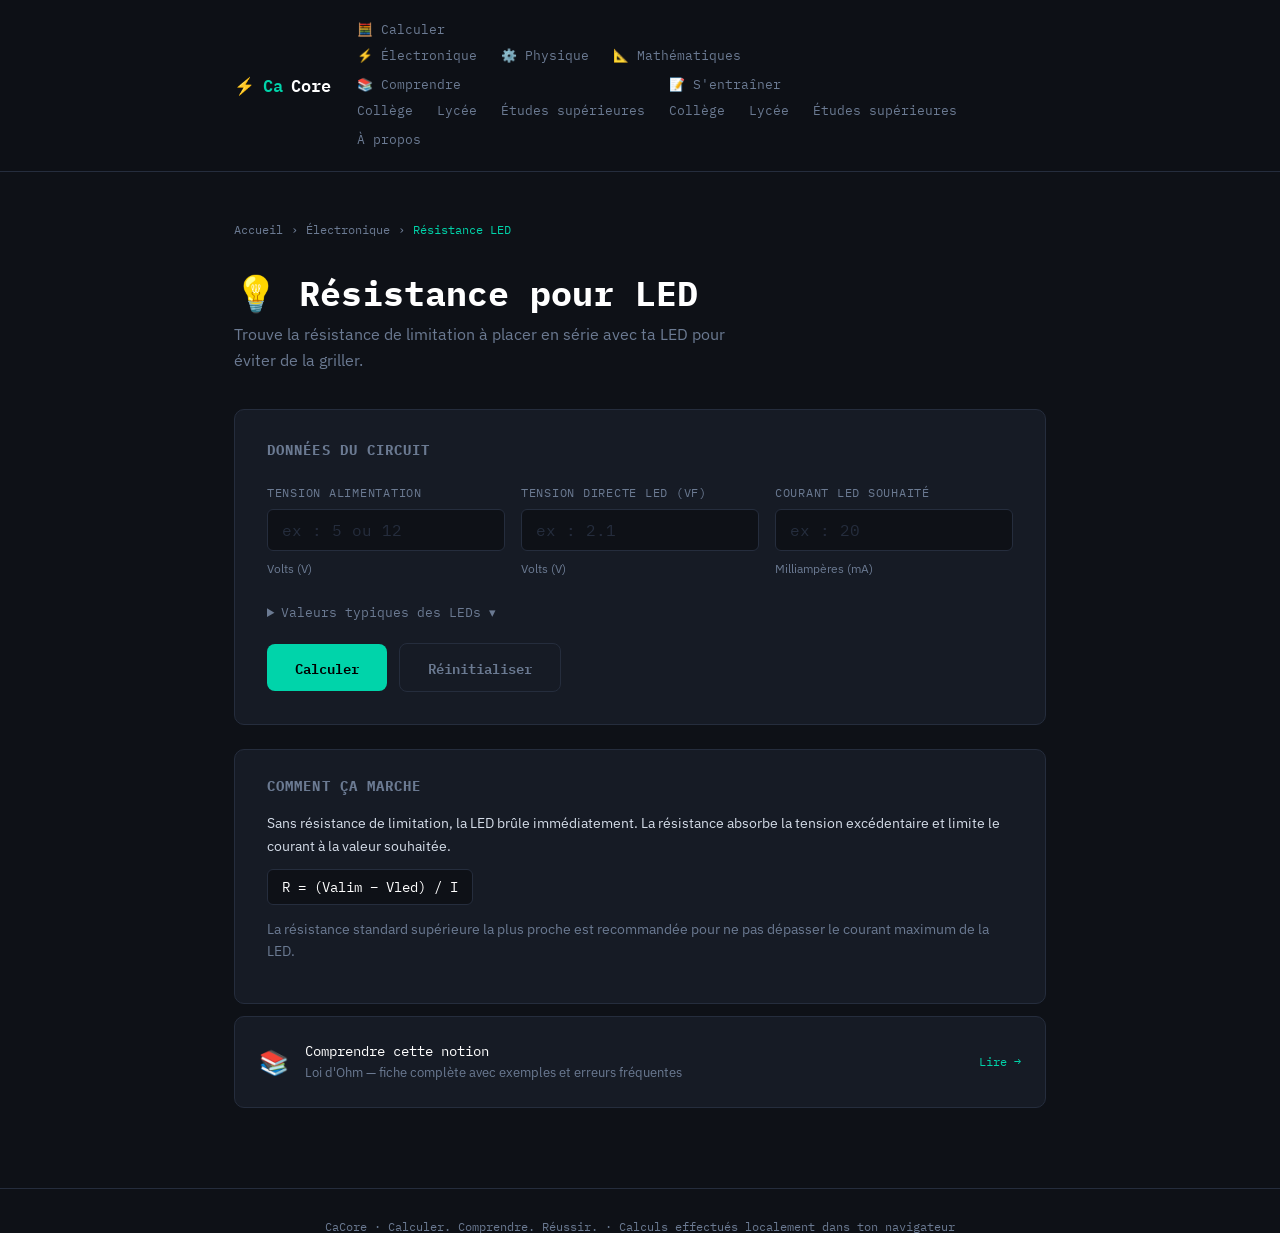
<file: led.html>
<!DOCTYPE html>
<html lang="fr">
<head>
  <meta charset="UTF-8" />
  <meta name="viewport" content="width=device-width, initial-scale=1.0" />
  <title>Résistance pour LED — Calcul de limitation — CaCore</title>
  <meta name="description" content="Calcule la résistance de limitation pour une LED. Tension d'alimentation, tension directe et courant LED. Valeur standard E24 fournie." />
  <link rel="stylesheet" href="../../style.css" />
</head>
<body>

<div id="site-header"></div>

<main class="calc-page">
  <div class="container">

    <div class="breadcrumb">
      <a href="../../index.html">Accueil</a> ›
      <a href="../electronique.html">Électronique</a> ›
      <span>Résistance LED</span>
    </div>

    <div class="calc-header">
      <h1>💡 Résistance pour LED</h1>
      <p>Trouve la résistance de limitation à placer en série avec ta LED pour éviter de la griller.</p>
    </div>

    <div class="calc-card">
      <h2>Données du circuit</h2>
      <div class="fields">
        <div class="field">
          <label for="v-alim">Tension alimentation</label>
          <input type="number" id="v-alim" placeholder="ex : 5 ou 12" min="0" step="any"/>
          <span class="unit">Volts (V)</span>
        </div>
        <div class="field">
          <label for="v-led">Tension directe LED (Vf)</label>
          <input type="number" id="v-led" placeholder="ex : 2.1" min="0" step="any"/>
          <span class="unit">Volts (V)</span>
        </div>
        <div class="field">
          <label for="i-led">Courant LED souhaité</label>
          <input type="number" id="i-led" placeholder="ex : 20" min="0" step="any"/>
          <span class="unit">Milliampères (mA)</span>
        </div>
      </div>
      <details style="margin-bottom:20px">
        <summary style="font-size:.82rem;color:var(--muted);cursor:pointer;font-family:var(--font-mono)">Valeurs typiques des LEDs ▾</summary>
        <div style="margin-top:10px;font-size:.82rem;color:var(--muted);line-height:1.9">
          LED rouge : Vf ≈ 1.8–2.2 V, I ≈ 20 mA<br>
          LED verte : Vf ≈ 2.0–3.5 V, I ≈ 20 mA<br>
          LED bleue / blanche : Vf ≈ 3.0–3.5 V, I ≈ 20 mA<br>
          LED infrarouge : Vf ≈ 1.2–1.6 V, I ≈ 20–100 mA
        </div>
      </details>
      <div class="btn-row">
        <button class="btn btn-primary" onclick="calculer()">Calculer</button>
        <button class="btn btn-secondary" onclick="reset()">Réinitialiser</button>
      </div>
      <div class="result-box" id="result">
        <div class="result-label">Résistance recommandée</div>
        <div class="result-value" id="r-value">—</div>
        <div class="result-detail" id="r-detail"></div>
      </div>
    </div>

    <div class="info-card">
      <h3>Comment ça marche</h3>
      <p>Sans résistance de limitation, la LED brûle immédiatement. La résistance absorbe la tension excédentaire et limite le courant à la valeur souhaitée.</p>
      <div class="formula-row">
        <span class="formula-pill">R = (Valim − Vled) / I</span>
      </div>
      <p style="margin-top:14px;font-size:.85rem;color:var(--muted)">La résistance standard supérieure la plus proche est recommandée pour ne pas dépasser le courant maximum de la LED.</p>
    </div>

    <a href="../../comprendre/lycee/loi-ohm.html" class="tool-card" style="margin-top:12px;flex-direction:row;align-items:center;gap:16px;text-decoration:none">
      <span style="font-size:1.5rem">📚</span>
      <div>
        <div style="font-family:var(--font-mono);font-size:.85rem;color:var(--white)">Comprendre cette notion</div>
        <div style="font-size:.8rem;color:var(--muted)">Loi d'Ohm — fiche complète avec exemples et erreurs fréquentes</div>
      </div>
      <span class="tool-card-link" style="margin-left:auto">Lire →</span>
    </a>

  </div>
</main>

<div id="site-footer"></div>
<script src="../../nav.js"></script>
<script>
  const E24=[10,11,12,13,15,16,18,20,22,24,27,30,33,36,39,43,47,51,56,62,68,75,82,91];
  function closestE24(val) {
    let best=null,diff=Infinity;
    for(let d=1;d<=10000000;d*=10) for(const b of E24) { const r=b*d; if(r>=val&&Math.abs(r-val)<diff){diff=Math.abs(r-val);best=r;} }
    return best;
  }
  function fmtR(v){ return v>=1e6?(v/1e6).toPrecision(3)+' MΩ':v>=1e3?(v/1e3).toPrecision(3)+' kΩ':parseFloat(v.toPrecision(4))+' Ω'; }

  function calculer() {
    const vA=parseFloat(document.getElementById('v-alim').value);
    const vL=parseFloat(document.getElementById('v-led').value);
    const iL=parseFloat(document.getElementById('i-led').value);
    const box=document.getElementById('result');
    if([vA,vL,iL].some(isNaN)||iL<=0){box.className='result-box result-error visible';document.getElementById('r-value').textContent='Saisis des valeurs valides.';document.getElementById('r-detail').textContent='';return;}
    if(vL>=vA){box.className='result-box result-error visible';document.getElementById('r-value').textContent='Vf doit être inférieure à Valim.';document.getElementById('r-detail').textContent='';return;}
    const iA=iL/1000, rEx=(vA-vL)/iA, rSt=closestE24(rEx), iR=((vA-vL)/rSt*1000).toFixed(1);
    box.className='result-box visible';
    document.getElementById('r-value').textContent=fmtR(rSt)+' (standard E24)';
    document.getElementById('r-detail').textContent=`Valeur exacte : ${parseFloat(rEx.toPrecision(4))} Ω · Courant réel : ${iR} mA · Puissance dissipée : ${(rSt*iA*iA*1000).toFixed(1)} mW`;
  }
  function reset(){ ['v-alim','v-led','i-led'].forEach(id=>document.getElementById(id).value=''); document.getElementById('result').className='result-box'; }
</script>
</body>
</html>
</file>
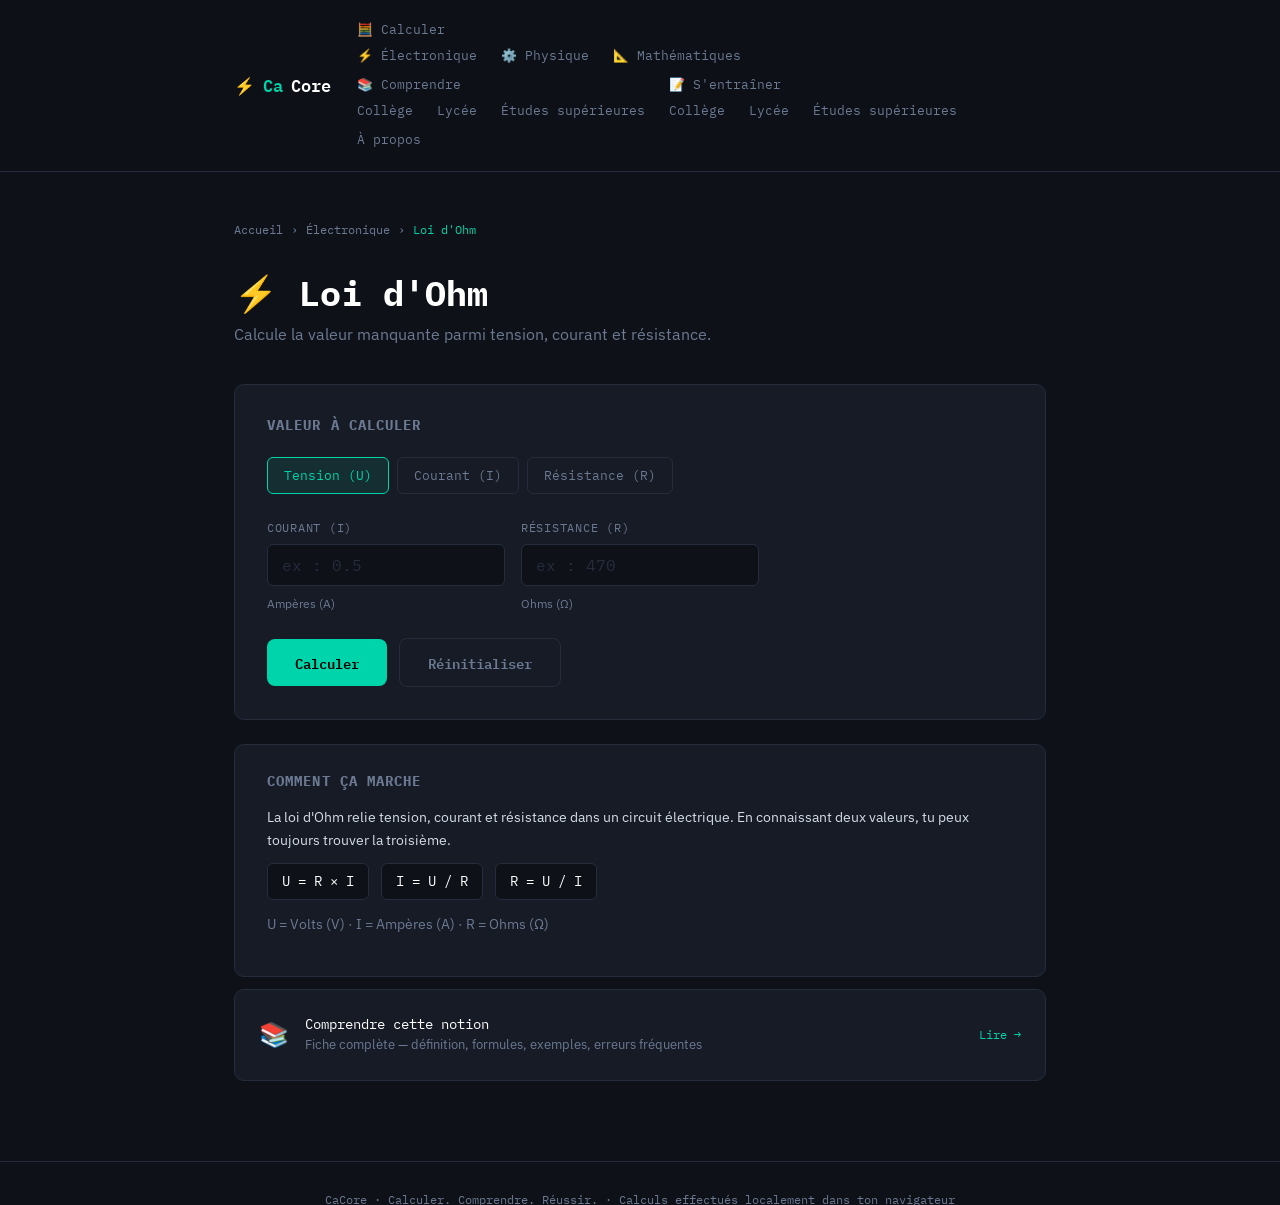
<file: ohm.html>
<!DOCTYPE html>
<html lang="fr">
<head>
  <meta charset="UTF-8" />
  <meta name="viewport" content="width=device-width, initial-scale=1.0" />
  <title>Calcul loi d'Ohm — Tension, courant, résistance — CaCore</title>
  <meta name="description" content="Calculateur loi d'Ohm gratuit : calcule la tension (V), le courant (A) ou la résistance (Ω) à partir des deux autres valeurs. Formule U=RI." />
  <link rel="stylesheet" href="../../style.css" />
</head>
<body>

<div id="site-header"></div>

<main class="calc-page">
  <div class="container">

    <div class="breadcrumb">
      <a href="../../index.html">Accueil</a> ›
      <a href="../electronique.html">Électronique</a> ›
      <span>Loi d'Ohm</span>
    </div>

    <div class="calc-header">
      <h1>⚡ Loi d'Ohm</h1>
      <p>Calcule la valeur manquante parmi tension, courant et résistance.</p>
    </div>

    <div class="calc-card">
      <h2>Valeur à calculer</h2>
      <div class="radio-group">
        <input type="radio" name="target" id="t-U" value="U" checked />
        <label for="t-U">Tension (U)</label>
        <input type="radio" name="target" id="t-I" value="I" />
        <label for="t-I">Courant (I)</label>
        <input type="radio" name="target" id="t-R" value="R" />
        <label for="t-R">Résistance (R)</label>
      </div>
      <div class="fields" id="ohm-fields"></div>
      <div class="btn-row">
        <button class="btn btn-primary" onclick="calculer()">Calculer</button>
        <button class="btn btn-secondary" onclick="reset()">Réinitialiser</button>
      </div>
      <div class="result-box" id="result">
        <div class="result-label" id="r-label">Résultat</div>
        <div class="result-value" id="r-value">—</div>
        <div class="result-detail" id="r-detail"></div>
      </div>
    </div>

    <div class="info-card">
      <h3>Comment ça marche</h3>
      <p>La loi d'Ohm relie tension, courant et résistance dans un circuit électrique. En connaissant deux valeurs, tu peux toujours trouver la troisième.</p>
      <div class="formula-row">
        <span class="formula-pill">U = R × I</span>
        <span class="formula-pill">I = U / R</span>
        <span class="formula-pill">R = U / I</span>
      </div>
      <p style="margin-top:14px;font-size:.85rem;color:var(--muted)">U = Volts (V) · I = Ampères (A) · R = Ohms (Ω)</p>
    </div>

    <a href="../../comprendre/lycee/loi-ohm.html" class="tool-card" style="margin-top:12px;flex-direction:row;align-items:center;gap:16px;text-decoration:none">
      <span style="font-size:1.5rem">📚</span>
      <div>
        <div style="font-family:var(--font-mono);font-size:.85rem;color:var(--white)">Comprendre cette notion</div>
        <div style="font-size:.8rem;color:var(--muted)">Fiche complète — définition, formules, exemples, erreurs fréquentes</div>
      </div>
      <span class="tool-card-link" style="margin-left:auto">Lire →</span>
    </a>

  </div>
</main>

<div id="site-footer"></div>
<script src="../../nav.js"></script>
<script>
  const defs = {
    U: { label:'Tension (U)',     unit:'Volts (V)',    ph:'ex : 12' },
    I: { label:'Courant (I)',     unit:'Ampères (A)',  ph:'ex : 0.5' },
    R: { label:'Résistance (R)',  unit:'Ohms (Ω)',     ph:'ex : 470' },
  };

  function buildFields() {
    const target = document.querySelector('input[name="target"]:checked').value;
    document.getElementById('ohm-fields').innerHTML = ['U','I','R']
      .filter(k => k !== target)
      .map(k => `<div class="field">
        <label for="i-${k}">${defs[k].label}</label>
        <input type="number" id="i-${k}" placeholder="${defs[k].ph}" min="0" step="any"/>
        <span class="unit">${defs[k].unit}</span>
      </div>`).join('');
    hide();
  }

  document.querySelectorAll('input[name="target"]').forEach(r => r.addEventListener('change', buildFields));
  buildFields();

  function fmt(v, u) {
    if (v >= 1e6) return (v/1e6).toPrecision(4)+' M'+u;
    if (v >= 1e3) return (v/1e3).toPrecision(4)+' k'+u;
    if (v < 0.001) return (v*1e6).toPrecision(4)+' µ'+u;
    if (v < 1)    return (v*1000).toPrecision(4)+' m'+u;
    return parseFloat(v.toPrecision(5))+' '+u;
  }

  function calculer() {
    const t = document.querySelector('input[name="target"]:checked').value;
    const v = {};
    ['U','I','R'].filter(k=>k!==t).forEach(k => v[k]=parseFloat(document.getElementById('i-'+k).value));
    if (Object.values(v).some(x=>isNaN(x)||x<=0)) return err('Saisis des valeurs valides.');
    let res, label, val, detail;
    if (t==='U') { res=v.R*v.I; label='Tension (U)'; val=fmt(res,'V'); detail=`R=${v.R} Ω × I=${v.I} A`; }
    else if (t==='I') { res=v.U/v.R; label='Courant (I)'; val=fmt(res,'A'); detail=`U=${v.U} V ÷ R=${v.R} Ω`; }
    else { res=v.U/v.I; label='Résistance (R)'; val=fmt(res,'Ω'); detail=`U=${v.U} V ÷ I=${v.I} A`; }
    ok(label, val, detail);
  }

  function ok(l,v,d) {
    document.getElementById('result').className='result-box visible';
    document.getElementById('r-label').textContent=l;
    document.getElementById('r-value').textContent=v;
    document.getElementById('r-detail').textContent=d;
  }
  function err(m) {
    document.getElementById('result').className='result-box result-error visible';
    document.getElementById('r-label').textContent='Erreur';
    document.getElementById('r-value').textContent=m;
    document.getElementById('r-detail').textContent='';
  }
  function hide() { document.getElementById('result').className='result-box'; }
  function reset() { document.querySelectorAll('#ohm-fields input').forEach(i=>i.value=''); hide(); }
</script>
</body>
</html>
</file>
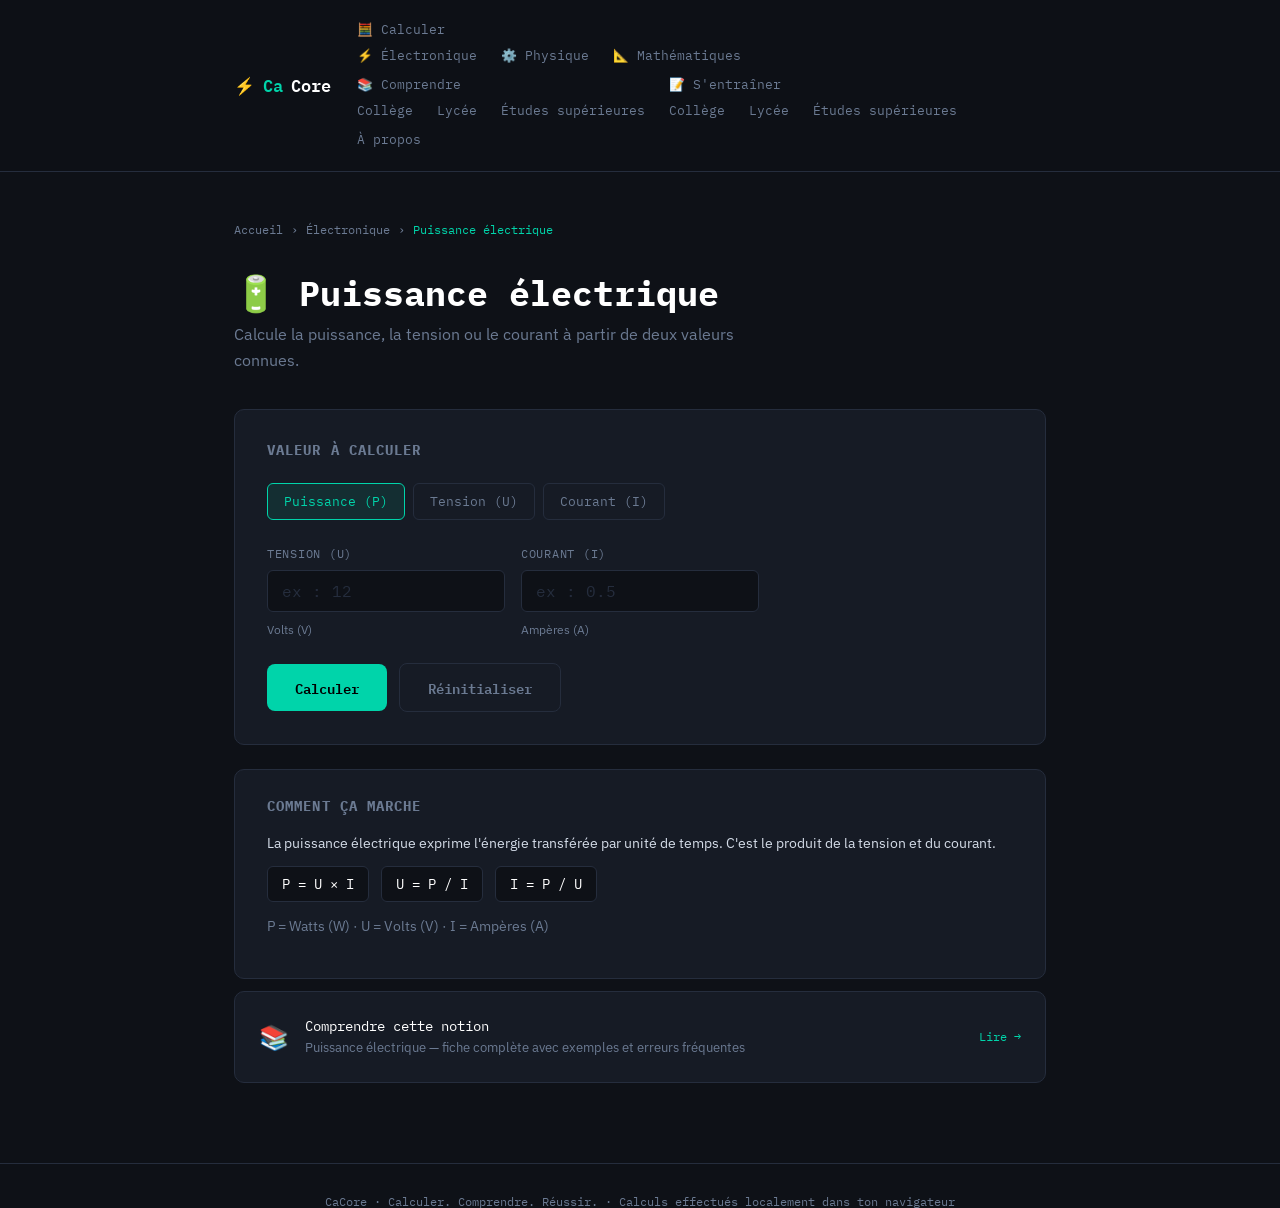
<file: puissance.html>
<!DOCTYPE html>
<html lang="fr">
<head>
  <meta charset="UTF-8" />
  <meta name="viewport" content="width=device-width, initial-scale=1.0" />
  <title>Puissance électrique P=UI — Calculateur — CaCore</title>
  <meta name="description" content="Calcule la puissance électrique P, la tension U ou le courant I. Formule P = U × I. Résultat en watts, milliwatts ou kilowatts." />
  <link rel="stylesheet" href="../../style.css" />
</head>
<body>

<div id="site-header"></div>

<main class="calc-page">
  <div class="container">

    <div class="breadcrumb">
      <a href="../../index.html">Accueil</a> ›
      <a href="../electronique.html">Électronique</a> ›
      <span>Puissance électrique</span>
    </div>

    <div class="calc-header">
      <h1>🔋 Puissance électrique</h1>
      <p>Calcule la puissance, la tension ou le courant à partir de deux valeurs connues.</p>
    </div>

    <div class="calc-card">
      <h2>Valeur à calculer</h2>
      <div class="radio-group">
        <input type="radio" name="target" id="t-P" value="P" checked />
        <label for="t-P">Puissance (P)</label>
        <input type="radio" name="target" id="t-U" value="U" />
        <label for="t-U">Tension (U)</label>
        <input type="radio" name="target" id="t-I" value="I" />
        <label for="t-I">Courant (I)</label>
      </div>
      <div class="fields" id="pw-fields"></div>
      <div class="btn-row">
        <button class="btn btn-primary" onclick="calculer()">Calculer</button>
        <button class="btn btn-secondary" onclick="reset()">Réinitialiser</button>
      </div>
      <div class="result-box" id="result">
        <div class="result-label" id="r-label">Résultat</div>
        <div class="result-value" id="r-value">—</div>
        <div class="result-detail" id="r-detail"></div>
      </div>
    </div>

    <div class="info-card">
      <h3>Comment ça marche</h3>
      <p>La puissance électrique exprime l'énergie transférée par unité de temps. C'est le produit de la tension et du courant.</p>
      <div class="formula-row">
        <span class="formula-pill">P = U × I</span>
        <span class="formula-pill">U = P / I</span>
        <span class="formula-pill">I = P / U</span>
      </div>
      <p style="margin-top:14px;font-size:.85rem;color:var(--muted)">P = Watts (W) · U = Volts (V) · I = Ampères (A)</p>
    </div>

    <a href="../../comprendre/lycee/puissance.html" class="tool-card" style="margin-top:12px;flex-direction:row;align-items:center;gap:16px;text-decoration:none">
      <span style="font-size:1.5rem">📚</span>
      <div>
        <div style="font-family:var(--font-mono);font-size:.85rem;color:var(--white)">Comprendre cette notion</div>
        <div style="font-size:.8rem;color:var(--muted)">Puissance électrique — fiche complète avec exemples et erreurs fréquentes</div>
      </div>
      <span class="tool-card-link" style="margin-left:auto">Lire →</span>
    </a>

  </div>
</main>

<div id="site-footer"></div>
<script src="../../nav.js"></script>
<script>
  const defs={P:{label:'Puissance (P)',unit:'Watts (W)',ph:'ex : 60'},U:{label:'Tension (U)',unit:'Volts (V)',ph:'ex : 12'},I:{label:'Courant (I)',unit:'Ampères (A)',ph:'ex : 0.5'}};
  function build(){
    const t=document.querySelector('input[name="target"]:checked').value;
    document.getElementById('pw-fields').innerHTML=['P','U','I'].filter(k=>k!==t).map(k=>`<div class="field"><label for="i-${k}">${defs[k].label}</label><input type="number" id="i-${k}" placeholder="${defs[k].ph}" min="0" step="any"/><span class="unit">${defs[k].unit}</span></div>`).join('');
    hide();
  }
  document.querySelectorAll('input[name="target"]').forEach(r=>r.addEventListener('change',build));
  build();

  function fmtW(v){return v>=1000?(v/1000).toPrecision(4)+' kW':v<0.001?(v*1e6).toPrecision(4)+' µW':v<1?(v*1000).toPrecision(4)+' mW':parseFloat(v.toPrecision(5))+' W';}
  function fmtG(v,u){return v>=1e3?(v/1e3).toPrecision(4)+' k'+u:v<0.001?(v*1e6).toPrecision(4)+' µ'+u:v<1?(v*1000).toPrecision(4)+' m'+u:parseFloat(v.toPrecision(5))+' '+u;}

  function calculer(){
    const t=document.querySelector('input[name="target"]:checked').value;
    const v={};['P','U','I'].filter(k=>k!==t).forEach(k=>v[k]=parseFloat(document.getElementById('i-'+k).value));
    if(Object.values(v).some(x=>isNaN(x)||x<=0))return err('Saisis des valeurs valides.');
    let label,val,detail;
    if(t==='P'){label='Puissance (P)';val=fmtW(v.U*v.I);detail=`U=${v.U} V × I=${v.I} A`;}
    else if(t==='U'){label='Tension (U)';val=fmtG(v.P/v.I,'V');detail=`P=${v.P} W ÷ I=${v.I} A`;}
    else{label='Courant (I)';val=fmtG(v.P/v.U,'A');detail=`P=${v.P} W ÷ U=${v.U} V`;}
    ok(label,val,detail);
  }
  function ok(l,v,d){document.getElementById('result').className='result-box visible';document.getElementById('r-label').textContent=l;document.getElementById('r-value').textContent=v;document.getElementById('r-detail').textContent=d;}
  function err(m){document.getElementById('result').className='result-box result-error visible';document.getElementById('r-label').textContent='Erreur';document.getElementById('r-value').textContent=m;document.getElementById('r-detail').textContent='';}
  function hide(){document.getElementById('result').className='result-box';}
  function reset(){document.querySelectorAll('#pw-fields input').forEach(i=>i.value='');hide();}
</script>
</body>
</html>
</file>
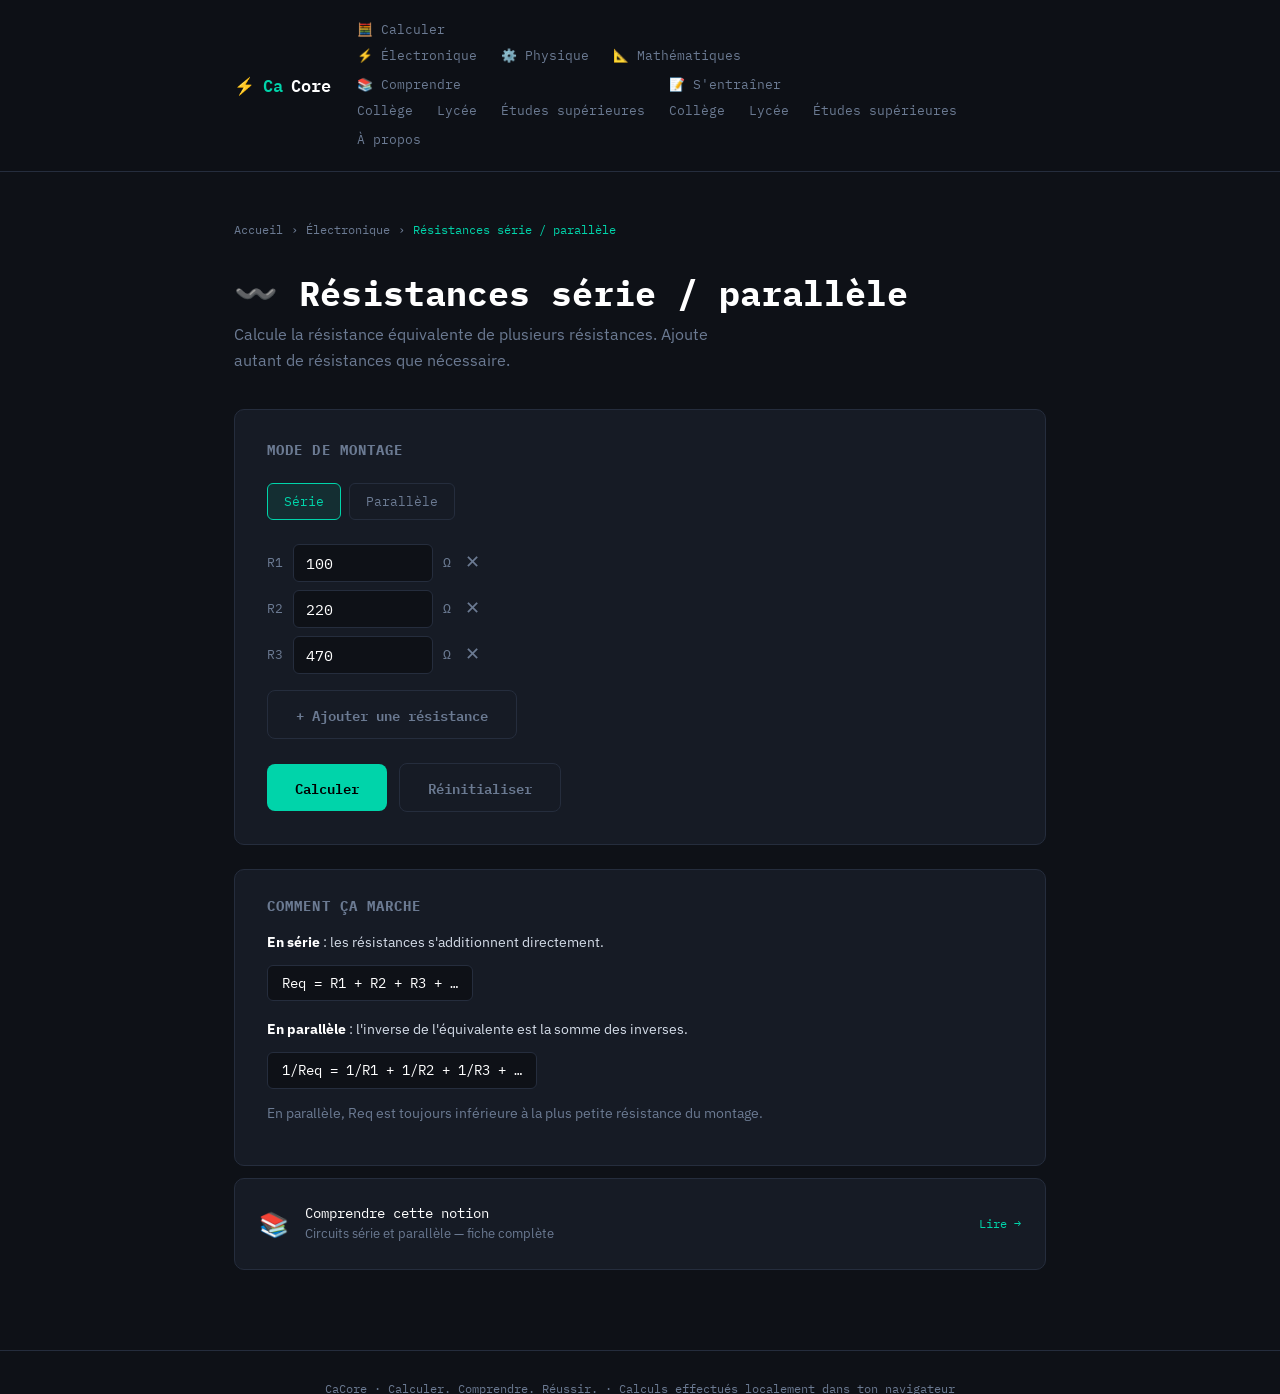
<file: resistances.html>
<!DOCTYPE html>
<html lang="fr">
<head>
  <meta charset="UTF-8" />
  <meta name="viewport" content="width=device-width, initial-scale=1.0" />
  <title>Résistances série et parallèle — Résistance équivalente — CaCore</title>
  <meta name="description" content="Calcule la résistance équivalente de plusieurs résistances en série ou en parallèle. Ajoute autant de résistances que tu veux." />
  <link rel="stylesheet" href="../../style.css" />
</head>
<body>

<div id="site-header"></div>

<main class="calc-page">
  <div class="container">

    <div class="breadcrumb">
      <a href="../../index.html">Accueil</a> ›
      <a href="../electronique.html">Électronique</a> ›
      <span>Résistances série / parallèle</span>
    </div>

    <div class="calc-header">
      <h1>〰️ Résistances série / parallèle</h1>
      <p>Calcule la résistance équivalente de plusieurs résistances. Ajoute autant de résistances que nécessaire.</p>
    </div>

    <div class="calc-card">
      <h2>Mode de montage</h2>
      <div class="radio-group">
        <input type="radio" name="mode" id="mode-serie" value="serie" checked />
        <label for="mode-serie">Série</label>
        <input type="radio" name="mode" id="mode-para" value="parallele" />
        <label for="mode-para">Parallèle</label>
      </div>
      <div class="resistor-list" id="r-list"></div>
      <button class="btn btn-secondary" onclick="addR()" style="margin-bottom:24px">+ Ajouter une résistance</button>
      <div class="btn-row">
        <button class="btn btn-primary" onclick="calculer()">Calculer</button>
        <button class="btn btn-secondary" onclick="reset()">Réinitialiser</button>
      </div>
      <div class="result-box" id="result">
        <div class="result-label" id="r-label">Résistance équivalente</div>
        <div class="result-value" id="r-value">—</div>
        <div class="result-detail" id="r-detail"></div>
      </div>
    </div>

    <div class="info-card">
      <h3>Comment ça marche</h3>
      <p><strong style="color:var(--white)">En série</strong> : les résistances s'additionnent directement.</p>
      <div class="formula-row" style="margin-bottom:16px"><span class="formula-pill">Req = R1 + R2 + R3 + …</span></div>
      <p><strong style="color:var(--white)">En parallèle</strong> : l'inverse de l'équivalente est la somme des inverses.</p>
      <div class="formula-row"><span class="formula-pill">1/Req = 1/R1 + 1/R2 + 1/R3 + …</span></div>
      <p style="margin-top:14px;font-size:.85rem;color:var(--muted)">En parallèle, Req est toujours inférieure à la plus petite résistance du montage.</p>
    </div>

    <a href="../../comprendre/lycee/loi-ohm.html" class="tool-card" style="margin-top:12px;flex-direction:row;align-items:center;gap:16px;text-decoration:none">
      <span style="font-size:1.5rem">📚</span>
      <div>
        <div style="font-family:var(--font-mono);font-size:.85rem;color:var(--white)">Comprendre cette notion</div>
        <div style="font-size:.8rem;color:var(--muted)">Circuits série et parallèle — fiche complète</div>
      </div>
      <span class="tool-card-link" style="margin-left:auto">Lire →</span>
    </a>

  </div>
</main>

<div id="site-footer"></div>
<script src="../../nav.js"></script>
<script>
  let count=0;
  function addR(val=''){
    count++;
    const li=document.createElement('div');
    li.className='resistor-item'; li.id='ri-'+count;
    li.innerHTML=`<span class="mono">R${count}</span><input type="number" id="r-${count}" placeholder="ex : 470" min="0" step="any" value="${val}"/><span class="mono">Ω</span><button class="btn-remove" onclick="document.getElementById('ri-${count}').remove()" title="Supprimer">✕</button>`;
    document.getElementById('r-list').appendChild(li);
  }
  addR(100); addR(220); addR(470);

  function fmtR(v){return v>=1e6?(v/1e6).toPrecision(5)+' MΩ':v>=1e3?(v/1e3).toPrecision(5)+' kΩ':parseFloat(v.toPrecision(5))+' Ω';}

  function calculer(){
    const vals=Array.from(document.querySelectorAll('#r-list input')).map(i=>parseFloat(i.value)).filter(v=>!isNaN(v)&&v>0);
    if(vals.length<2){err('Saisis au moins 2 valeurs valides.');return;}
    const mode=document.querySelector('input[name="mode"]:checked').value;
    const req=mode==='serie'?vals.reduce((s,r)=>s+r,0):1/vals.reduce((s,r)=>s+1/r,0);
    document.getElementById('result').className='result-box visible';
    document.getElementById('r-label').textContent=`Résistance équivalente (${mode})`;
    document.getElementById('r-value').textContent=fmtR(req);
    document.getElementById('r-detail').textContent=`${vals.length} résistances · ${vals.map(fmtR).join(' + ')}`;
  }
  function err(m){document.getElementById('result').className='result-box result-error visible';document.getElementById('r-value').textContent=m;document.getElementById('r-detail').textContent='';}
  function reset(){document.getElementById('r-list').innerHTML='';count=0;addR();addR();addR();document.getElementById('result').className='result-box';}
</script>
</body>
</html>
</file>
<file: style.css>
/* =========================================
   CALC-ELEC — Feuille de style globale
   Design : technique, lisible, sans superflu
   ========================================= */

@import url('https://fonts.googleapis.com/css2?family=IBM+Plex+Mono:wght@400;600&family=IBM+Plex+Sans:wght@400;500;600&display=swap');

/* --- Variables --- */
:root {
  --bg:        #0e1117;
  --surface:   #161b25;
  --border:    #252d3d;
  --accent:    #00d4aa;
  --accent2:   #4f9cff;
  --warn:      #f5a623;
  --text:      #d4dce8;
  --muted:     #6b7a92;
  --white:     #ffffff;
  --radius:    10px;
  --font-mono: 'IBM Plex Mono', monospace;
  --font-sans: 'IBM Plex Sans', sans-serif;
}

/* --- Reset --- */
*, *::before, *::after { box-sizing: border-box; margin: 0; padding: 0; }

html { scroll-behavior: smooth; }

body {
  background: var(--bg);
  color: var(--text);
  font-family: var(--font-sans);
  font-size: 16px;
  line-height: 1.6;
  min-height: 100vh;
}

/* --- Typographie --- */
h1, h2, h3 {
  font-family: var(--font-mono);
  color: var(--white);
  line-height: 1.2;
}

a {
  color: var(--accent);
  text-decoration: none;
}
a:hover { text-decoration: underline; }

code, .mono {
  font-family: var(--font-mono);
}

/* --- Layout --- */
.container {
  max-width: 860px;
  margin: 0 auto;
  padding: 0 24px;
}

/* --- Header / nav --- */
.site-header {
  border-bottom: 1px solid var(--border);
  padding: 16px 0;
  position: sticky;
  top: 0;
  background: rgba(14, 17, 23, 0.92);
  backdrop-filter: blur(8px);
  z-index: 100;
}

.site-header .container {
  display: flex;
  align-items: center;
  justify-content: space-between;
  gap: 16px;
}

.site-logo {
  font-family: var(--font-mono);
  font-size: 1.05rem;
  font-weight: 600;
  color: var(--white);
  display: flex;
  align-items: center;
  gap: 8px;
}

.site-logo span { color: var(--accent); }

.site-nav {
  display: flex;
  gap: 4px;
  flex-wrap: wrap;
}

.site-nav a {
  font-size: 0.8rem;
  font-family: var(--font-mono);
  color: var(--muted);
  padding: 4px 10px;
  border-radius: 6px;
  transition: color .2s, background .2s;
}
.site-nav a:hover {
  color: var(--accent);
  background: rgba(0,212,170,.08);
  text-decoration: none;
}
.site-nav a.active {
  color: var(--accent);
  background: rgba(0,212,170,.12);
}

/* --- Hero (index) --- */
.hero {
  padding: 72px 0 48px;
  text-align: center;
}

.hero-tag {
  display: inline-block;
  font-family: var(--font-mono);
  font-size: 0.72rem;
  color: var(--accent);
  background: rgba(0,212,170,.1);
  border: 1px solid rgba(0,212,170,.25);
  padding: 4px 12px;
  border-radius: 100px;
  margin-bottom: 24px;
  letter-spacing: .08em;
  text-transform: uppercase;
}

.hero h1 {
  font-size: clamp(2rem, 5vw, 3.2rem);
  margin-bottom: 16px;
}

.hero h1 em {
  font-style: normal;
  color: var(--accent);
}

.hero p {
  font-size: 1.1rem;
  color: var(--muted);
  max-width: 500px;
  margin: 0 auto;
}

/* --- Grille de cartes (index) --- */
.tools-grid {
  display: grid;
  grid-template-columns: repeat(auto-fill, minmax(240px, 1fr));
  gap: 16px;
  padding: 48px 0 80px;
}

.tool-card {
  background: var(--surface);
  border: 1px solid var(--border);
  border-radius: var(--radius);
  padding: 24px;
  display: flex;
  flex-direction: column;
  gap: 10px;
  transition: border-color .2s, transform .2s;
  text-decoration: none;
  color: inherit;
}

.tool-card:hover {
  border-color: var(--accent);
  transform: translateY(-2px);
  text-decoration: none;
  color: inherit;
}

.tool-card-icon {
  font-size: 1.8rem;
  line-height: 1;
}

.tool-card h3 {
  font-size: 1rem;
  color: var(--white);
}

.tool-card p {
  font-size: 0.85rem;
  color: var(--muted);
  flex: 1;
}

.tool-card-link {
  font-family: var(--font-mono);
  font-size: 0.78rem;
  color: var(--accent);
  display: flex;
  align-items: center;
  gap: 4px;
}

/* --- Page calculateur --- */
.calc-page {
  padding: 48px 0 80px;
}

.breadcrumb {
  font-family: var(--font-mono);
  font-size: 0.78rem;
  color: var(--muted);
  margin-bottom: 32px;
  display: flex;
  align-items: center;
  gap: 8px;
}
.breadcrumb a { color: var(--muted); }
.breadcrumb a:hover { color: var(--accent); }
.breadcrumb span { color: var(--accent); }

.calc-header {
  margin-bottom: 36px;
}

.calc-header h1 {
  font-size: clamp(1.5rem, 4vw, 2.2rem);
  margin-bottom: 8px;
}

.calc-header p {
  color: var(--muted);
  max-width: 520px;
}

/* --- Carte de calculateur --- */
.calc-card {
  background: var(--surface);
  border: 1px solid var(--border);
  border-radius: var(--radius);
  padding: 32px;
  margin-bottom: 24px;
}

.calc-card h2 {
  font-size: 0.85rem;
  font-family: var(--font-mono);
  color: var(--muted);
  text-transform: uppercase;
  letter-spacing: .08em;
  margin-bottom: 24px;
}

/* --- Champs de saisie --- */
.fields {
  display: grid;
  grid-template-columns: repeat(auto-fill, minmax(180px, 1fr));
  gap: 16px;
  margin-bottom: 24px;
}

.field {
  display: flex;
  flex-direction: column;
  gap: 6px;
}

.field label {
  font-family: var(--font-mono);
  font-size: 0.78rem;
  color: var(--muted);
  text-transform: uppercase;
  letter-spacing: .06em;
}

.field input,
.field select {
  background: var(--bg);
  border: 1px solid var(--border);
  border-radius: 6px;
  color: var(--white);
  font-family: var(--font-mono);
  font-size: 1rem;
  padding: 10px 14px;
  outline: none;
  transition: border-color .2s;
  -webkit-appearance: none;
}

.field input:focus,
.field select:focus {
  border-color: var(--accent);
}

.field input::placeholder {
  color: var(--border);
}

.field .unit {
  font-size: 0.78rem;
  color: var(--muted);
  margin-top: 2px;
}

/* --- Boutons --- */
.btn {
  font-family: var(--font-mono);
  font-size: 0.9rem;
  font-weight: 600;
  padding: 12px 28px;
  border-radius: 8px;
  border: none;
  cursor: pointer;
  transition: opacity .2s, transform .1s;
  display: inline-flex;
  align-items: center;
  gap: 8px;
}

.btn:active { transform: scale(.98); }

.btn-primary {
  background: var(--accent);
  color: #000;
}
.btn-primary:hover { opacity: 0.88; }

.btn-secondary {
  background: transparent;
  border: 1px solid var(--border);
  color: var(--muted);
}
.btn-secondary:hover {
  border-color: var(--muted);
  color: var(--text);
}

.btn-row {
  display: flex;
  gap: 12px;
  flex-wrap: wrap;
  align-items: center;
}

/* --- Résultat --- */
.result-box {
  margin-top: 24px;
  padding: 24px;
  background: rgba(0,212,170,.06);
  border: 1px solid rgba(0,212,170,.2);
  border-radius: var(--radius);
  display: none;
}

.result-box.visible { display: block; }

.result-label {
  font-family: var(--font-mono);
  font-size: 0.75rem;
  color: var(--accent);
  text-transform: uppercase;
  letter-spacing: .08em;
  margin-bottom: 8px;
}

.result-value {
  font-family: var(--font-mono);
  font-size: 2rem;
  color: var(--white);
  font-weight: 600;
}

.result-detail {
  font-size: 0.88rem;
  color: var(--muted);
  margin-top: 8px;
}

.result-error {
  background: rgba(245,166,35,.06);
  border-color: rgba(245,166,35,.3);
}

.result-error .result-label { color: var(--warn); }
.result-error .result-value { font-size: 1rem; color: var(--warn); }

/* --- Bloc "Comment ça marche" --- */
.info-card {
  background: var(--surface);
  border: 1px solid var(--border);
  border-radius: var(--radius);
  padding: 28px 32px;
  margin-top: 12px;
}

.info-card h3 {
  font-size: 0.85rem;
  font-family: var(--font-mono);
  color: var(--muted);
  text-transform: uppercase;
  letter-spacing: .08em;
  margin-bottom: 16px;
}

.info-card p {
  font-size: 0.9rem;
  color: var(--text);
  margin-bottom: 12px;
}

.formula-row {
  display: flex;
  gap: 12px;
  flex-wrap: wrap;
  margin-top: 8px;
}

.formula-pill {
  font-family: var(--font-mono);
  font-size: 0.88rem;
  background: var(--bg);
  border: 1px solid var(--border);
  padding: 6px 14px;
  border-radius: 6px;
  color: var(--white);
}

/* --- Toggle radio (choix de variable à calculer) --- */
.radio-group {
  display: flex;
  gap: 8px;
  flex-wrap: wrap;
  margin-bottom: 24px;
}

.radio-group input[type="radio"] { display: none; }

.radio-group label {
  font-family: var(--font-mono);
  font-size: 0.82rem;
  padding: 7px 16px;
  border: 1px solid var(--border);
  border-radius: 6px;
  cursor: pointer;
  color: var(--muted);
  transition: all .2s;
  text-transform: none;
  letter-spacing: 0;
}

.radio-group input[type="radio"]:checked + label {
  border-color: var(--accent);
  color: var(--accent);
  background: rgba(0,212,170,.1);
}

/* --- Listes d'entrées résistances (parallèle/série) --- */
.resistor-list {
  display: flex;
  flex-direction: column;
  gap: 8px;
  margin-bottom: 16px;
}

.resistor-item {
  display: flex;
  align-items: center;
  gap: 10px;
}

.resistor-item input {
  background: var(--bg);
  border: 1px solid var(--border);
  border-radius: 6px;
  color: var(--white);
  font-family: var(--font-mono);
  font-size: 0.95rem;
  padding: 8px 12px;
  outline: none;
  width: 140px;
  transition: border-color .2s;
}
.resistor-item input:focus { border-color: var(--accent); }

.resistor-item .mono { color: var(--muted); font-size: 0.82rem; }

.btn-remove {
  background: none;
  border: none;
  color: var(--muted);
  cursor: pointer;
  font-size: 1.1rem;
  line-height: 1;
  padding: 4px;
  transition: color .2s;
}
.btn-remove:hover { color: var(--warn); }

/* --- Footer --- */
.site-footer {
  border-top: 1px solid var(--border);
  padding: 28px 0;
  text-align: center;
  font-family: var(--font-mono);
  font-size: 0.78rem;
  color: var(--muted);
}

/* --- Responsive --- */
@media (max-width: 600px) {
  .site-nav { display: none; }
  .fields { grid-template-columns: 1fr 1fr; }
  .calc-card { padding: 20px; }
  .result-value { font-size: 1.6rem; }
}
</file>
